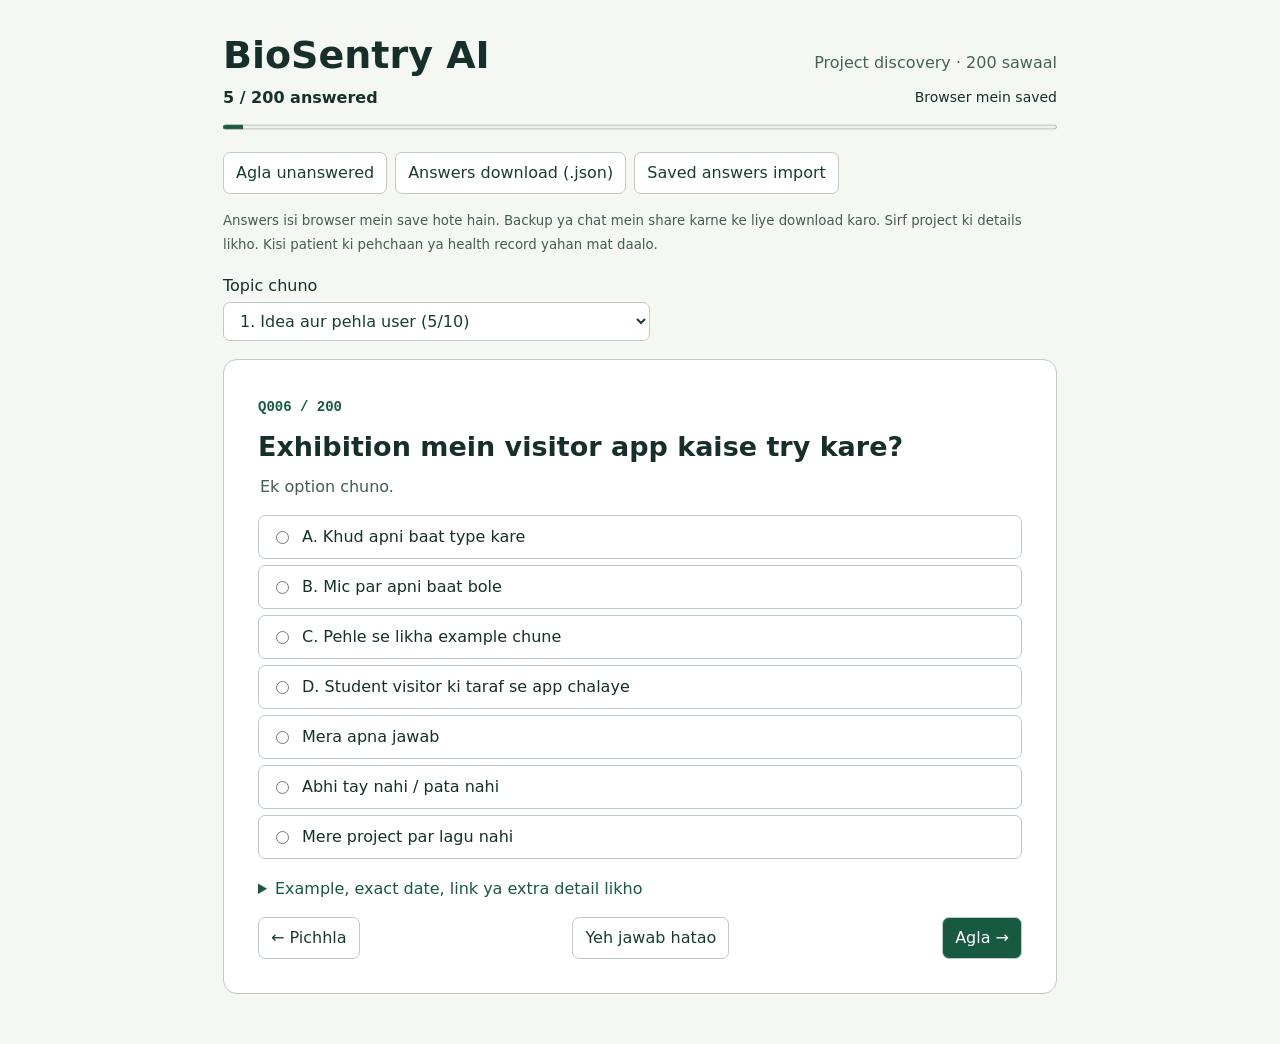
<file: discovery.html>
<!doctype html>
<html lang="hi-Latn"><head><meta charset="utf-8"><meta name="viewport" content="width=device-width,initial-scale=1"><title>BioSentry AI · Project discovery</title><style>
:root{font:16px/1.5 "Segoe UI",system-ui,sans-serif;color:#172f2a;background:#f5f7f2;--green:#175941;--border:#bdcbc2}*{box-sizing:border-box}body{margin:0}main{max-width:870px;margin:auto;padding:26px 18px 50px}header,.bar,nav,.actions{display:flex;align-items:center;justify-content:space-between;gap:12px;flex-wrap:wrap}header{align-items:baseline}h1{font-size:clamp(26px,5vw,38px);line-height:1.15;margin:8px 0}header p{margin:0;color:#486254}progress{width:100%;accent-color:var(--green);height:10px;margin:12px 0 16px}.tools{display:flex;gap:8px;flex-wrap:wrap;margin-bottom:14px}button,select,input,textarea{font:inherit}button,select{padding:8px 12px;border:1px solid var(--border);border-radius:7px;background:white;color:#183d30}button{cursor:pointer}button:disabled{cursor:default;opacity:.5}button:hover:not(:disabled){background:#e1eee5}.primary{background:var(--green);color:white}.primary:hover:not(:disabled){background:#104833}.jump{margin:18px 0}.jump label{display:block;margin-bottom:4px}.jump select{max-width:100%}article{background:#fff;border:1px solid var(--border);border-radius:14px;padding:clamp(16px,4vw,34px)}.num{font:600 14px/1.4 Consolas,monospace;color:var(--green)}h2{line-height:1.25;font-size:clamp(20px,3.5vw,27px);margin:12px 0}fieldset{border:0;padding:0;margin:0}legend,small,.muted{color:#465b51}legend{margin-bottom:10px}.opt{display:flex;align-items:flex-start;gap:10px;border:1px solid var(--border);padding:9px 12px;margin:6px 0;border-radius:7px;cursor:pointer}.opt:has(:checked){background:#eaf5ec;border-color:var(--green)}.opt input{margin-top:.38em;accent-color:var(--green)}.letter{font-weight:650;color:#39634f}textarea{width:100%;min-height:65px;border:1px solid var(--border);border-radius:6px;padding:9px}details{margin:12px 0}summary{cursor:pointer;color:var(--green)}nav{margin-top:16px}#save{font-size:14px}button:focus-visible,select:focus-visible,input:focus-visible,summary:focus-visible,textarea:focus-visible{outline:3px solid #bc7900;outline-offset:2px}@media(max-width:550px){main{padding:16px 10px}button{padding:7px 9px}.tools{gap:5px}}</style></head>
<body><main><header><h1>BioSentry AI</h1><p>Project discovery · 200 sawaal</p></header>
<div class="bar"><strong id="count"></strong><span id="save" role="status"></span></div><progress id="progress" max="200" value="0" aria-label="Answered questions"></progress>
<div class="tools"><button id="nextEmpty">Agla unanswered</button><button id="download">Answers download (.json)</button><button id="restore">Saved answers import</button><input type="file" id="file" accept=".json,application/json" hidden></div>
<small>Answers isi browser mein save hote hain. Backup ya chat mein share karne ke liye download karo. Sirf project ki details likho. Kisi patient ki pehchaan ya health record yahan mat daalo.</small>
<div class="jump"><label for="section">Topic chuno</label><select id="section"></select></div>
<article><span id="number" class="num"></span><h2 id="question" tabindex="-1"></h2><fieldset aria-labelledby="question"><legend id="hint"></legend><div id="choices"></div></fieldset><div id="otherBox" hidden><label for="other">Apna jawab</label><textarea id="other"></textarea></div>
<details id="notes"><summary>Example, exact date, link ya extra detail likho</summary><textarea id="note" aria-label="Extra detail"></textarea></details>
<nav><button id="prev">← Pichhla</button><button id="clear">Yeh jawab hatao</button><button id="next" class="primary">Agla →</button></nav></article></main>
<script>
"use strict";
const topics=[{"title":"Idea aur pehla user","items":[{"q":"BioSentry ko sabse pehle kis purpose ke liye banana chahte ho?","o":["School/science exhibition ya competition","Academic research project","Hospital ya clinic pilot","Startup ya public product","Khud seekhne aur experiment karne ke liye"],"m":false},{"q":"Pehla version khud kaun chalayega?","o":["Main khud demo chalaunga","Student ya teacher","Doctor ya pharmacist","Patient ya caregiver","Researcher"],"m":false},{"q":"Agar pehle version mein sirf ek kaam perfect ho, toh kaunsa?","o":["Lab report ko aasaan bhasha mein samjhana","Ayurvedic product aur medicine ke beech possible interaction dikhana","Report, medicine aur Ayurvedic product ko ek case mein jodna","Ayurveda se jude questions ka source ke saath jawab dena","AI kaise kaam karta hai, ye live demonstrate karna"],"m":false},{"q":"Abhi tumhare paas inmein se kya available hai? Sabse kaam ki ek cheez chuno.","o":["Sirf idea ya written brief","Sample lab reports","Ayurvedic product labels ya medicine lists","Structured dataset ya research collection","Existing prototype ya code"],"m":false},{"q":"Pehli baar tum kis cheez ko dekh kar kahoge ki project successful hai?","o":["Judge ya teacher demo samajh le","Mera diya hua sample end-to-end chale","Clinician output ko verify karke useful kahe","Real users ise dobara use karna chahein","Research results reproduce ho sakein"],"m":false},{"q":"Exhibition mein visitor app kaise try kare?","o":["Khud apni baat type kare","Mic par apni baat bole","Pehle se likha example chune","Student visitor ki taraf se app chalaye"],"m":false},{"q":"Visitor kya lekar jaye?","o":["Source ke saath ek samajhne layak jawab","Ghar par padhne layak reference card","AI kaam kaise karta hai uski samajh","Apne agle sawal ki clarity"],"m":false},{"q":"“Ayurvedic ilaaj aur gharelu nuskhe” se tumhara pehla demo kya dikhaye?","o":["Kisi practice ke baare mein shikshan aur uska source","Sample problem par reviewed self-care information","Ayurved practitioner se poochhne layak sawal","In teeno ka ek guided flow"],"m":false},{"q":"Audience kis age group ki hogi?","o":["School students","Adults","Students aur unke parents","Judges aur teachers"],"m":false},{"q":"Ek line mein project ko kaise introduce karna pasand karoge?","o":["Gharelu paramparaon ki digital library","Ayurveda ko samjhane wala AI saathi","Sawal samajhkar verified material dhoondhne wala assistant","Student-built AI research experiment"],"m":false}]},{"title":"Exhibition aur rules","items":[{"q":"Event ka format kya hai?","o":["School ki internal exhibition","District/state competition","National-level competition","Abhi event final nahi"],"m":false},{"q":"Registration ki kya sthiti hai?","o":["Register ho chuke hain","Form bharna baaki hai","Teacher se approval baaki hai","Sirf idea explore kar raha hoon"],"m":false},{"q":"Official brief ya judging rubric mila hai?","o":["Written circular hai","Teacher ne verbally samjhaya hai","Website par rules hain","Abhi kuch nahi mila"],"m":false},{"q":"Judges kis cheez ko score karte hain?","o":["Originality","Scientific method","Working demonstration","Social usefulness","Student ki khud ki contribution"],"m":true},{"q":"Presentation ke liye kitna time milta hai?","o":["2 minute tak","3–5 minute","6–10 minute","Open stall hai"],"m":false},{"q":"Stall par kaunse resources confirm hain?","o":["Table aur power","Laptop","Projector/display","Wi-Fi","Koi resource confirm nahi"],"m":true},{"q":"Kya organiser ne physical working model manga hai?","o":["Haan, physical part zaroori hai","Software-only allowed hai","Dono ka mix encouraged hai","Rule check karna hai"],"m":false},{"q":"Demo ki sabse important deadline kitni door hai?","o":["7 din ke andar","8–21 din","22–60 din","60 din se zyada","Fixed date nahi"],"m":false},{"q":"Judge apna sawal de to kaunsa mode chahiye?","o":["Reviewed topics mein live answer","Student pehle topic select kare","Live search of approved library dikhaye","Sirf fixed demo cases"],"m":false},{"q":"Submission ke liye kya dena hai?","o":["Project report","Poster/chart","Working app","Video","Logbook ya source code"],"m":true}]},{"title":"Problems aur topic scope","items":[{"q":"Pehli content library mein kis tarah ke topics chahte ho?","o":["Rozmarra ki wellness routines","Kitchen ingredients ki traditional uses","Simple fictional symptom questions","Ayurveda terminology","Practices se judi misconceptions"],"m":true},{"q":"Kitne reviewed topics se pehla demo useful lagega?","o":["3 achhe topics","5–10 topics","11–25 topics","Count se zyada quality"],"m":false},{"q":"Topic shortlist kaun final kare?","o":["Main aur meri team","Teacher","Qualified Ayurveda reviewer","Team aur reviewer milkar"],"m":false},{"q":"Nuskha kis unit mein store karna hai?","o":["Ek ingredient ka reference","Ek traditional practice","Ek question aur uska reviewed answer","Ek source passage aur usse jude kai sawal"],"m":false},{"q":"Ayurveda aur household tradition dono ka zikr ho to kaise dikhayein?","o":["Alag labelled sections","Ek view mein origin label","Pehle Ayurveda phir home tradition","User section select kare"],"m":false},{"q":"Ek problem ke liye kai practices hon to kaunsa display chahiye?","o":["Sabse supported entry pehle","Adhiktam do entries with reasons","Available entries side by side","Pehle ek clarification"],"m":false},{"q":"Agar library mein topic nahi ho to kya useful hoga?","o":["Coverage gap bataye","Related educational topic dikhaye","Question content backlog mein daalne ka option","Reviewer ke liye reference request"],"m":false},{"q":"Pehle demo mein Western medicines ka kya role ho?","o":["Scope se bahar","Sirf mention detect karna","Reviewed caution card dikhana","Alag future module"],"m":false},{"q":"Blood reports ka kya role chahte ho?","o":["Pehle demo mein bilkul nahi","Poster par future idea","Ek optional synthetic example","Core feature"],"m":false},{"q":"Exhibition ke baad sabse pehle kya expand karoge?","o":["Aur reviewed topics","Aur regional languages","Better voice interface","Better evidence checking","Pehle user feedback dekhunga"],"m":false}]},{"title":"Sawal samajhne ka flow","items":[{"q":"Visitor pehle screen par kya kare?","o":["Blank box mein sawal likhe","Example select kare","Topic category chune","Mic dabakar bole"],"m":false},{"q":"Log kaise sawal pooch sakte hain?","o":["Ek line mein takleef","Lambi kahani","Kisi ingredient ka naam","Kisi nuskhe ki sachchai","Spelling galat karke"],"m":true},{"q":"Assistant ne problem sahi samjhi hai ye kaise check ho?","o":["Ek line mein repeat karke confirmation","Do possible meanings dikhaye","Topic chip editable ho","Sirf unclear cases mein pooche"],"m":false},{"q":"Ek baar mein kitne follow-ups acceptable hain?","o":["Ek","Do","Teen tak","Visitor skip kar sake"],"m":false},{"q":"Agar visitor ek message mein do problems bataye?","o":["Ek choose karwaye","Dono ko alag identify kare","Common topic ka clarification le","Example-mode par le jaye"],"m":false},{"q":"Follow-up ko kya decide kare?","o":["Reviewed question tree","AI approved list se chune","Visitor categories select kare","Fixed demo script"],"m":false},{"q":"Agar visitor apna pehla sawal badal de?","o":["Naya sawal fresh shuru ho","Pehle wali understanding edit ho","Dono versions side by side dikhaye","User se pooche context rakhna hai ya nahi"],"m":false},{"q":"User explanation kitni personalised lage?","o":["Sirf language preference ke hisab se","Selected topic aur reading level ke hisab se","Follow-up answers se relevant source chune","Sabko ek hi reviewed card"],"m":false},{"q":"Jab voice/text ka meaning doubtful ho to kya dikhaye?","o":["Suna/likha hua text edit karne de","Possible interpretations","Ek chhota clarification","Typed question ka option"],"m":false},{"q":"Conversation ka natural end kya ho?","o":["Source card khulna","Visitor bataye jawab samajh aaya","Agla educational question","Printable takeaway"],"m":false}]},{"title":"Sources kahan se aayenge","items":[{"q":"Sabse pehle kin sources tak pahunch bana sakte ho?","o":["School ya public library","Government/public health material","Ayurveda college ya practitioner","Family oral traditions","Abhi source dhoondhna hai"],"m":true},{"q":"Pehla written source kaun la sakta hai?","o":["Main","Teacher","Family member","Subject expert","Koi tay nahi"],"m":false},{"q":"Material kis form mein milne ki sabse zyada sambhavna hai?","o":["Printed books","PDF documents","Webpages","Handwritten notes","Audio interviews"],"m":false},{"q":"Content ki kaunsi languages available hone ki ummeed hai?","o":["Hindi","English","Sanskrit","Regional language","Abhi pata nahi"],"m":true},{"q":"Family tradition ko review se pehle kahan rakhen?","o":["Private candidate list","Oral-history section marked unverified","Pehle demo se bahar","Reviewer ke decision tak pending"],"m":false},{"q":"Ek book/reference ko uniquely identify karne ke liye kya mil sakta hai?","o":["Edition aur page numbers","Sirf title aur author","Website aur publication date","Abhi koi reference nahi"],"m":false},{"q":"Source text ko app mein dikhane ki permission kis level tak confirmed hai?","o":["Reuse allowed source available","Sirf link ya citation","Permission maang sakte hain","Abhi kuch confirm nahi"],"m":false},{"q":"Kya openly reusable material ko preference doge?","o":["Haan, demo isi par chale","Open sources se shuruaat, baad mein permission","Institution-provided materials available honge","Source owner se pehle baat karunga"],"m":false},{"q":"Traditional use ki reference aur modern evidence ko kaise present karein?","o":["Alag labels aur citations","Evidence table","Visitor ke level ke hisab se simple explanation","Reviewer format tay kare"],"m":false},{"q":"Agar formal sources aur local practice disagree karein?","o":["Difference explain kare","Entry reviewer tak roke","Sirf documented source dikhaye","Comparison research section mein rakhe"],"m":false}]},{"title":"Dataset banana aur organise karna","items":[{"q":"Dataset ki pehli entry kaun likhega?","o":["Main","Student team","Teacher","Ayurveda reviewer"],"m":false},{"q":"Data entry ka sabse practical tool kya hai?","o":["Spreadsheet","Simple form with dropdowns","Admin screen","Text notes se baad mein import"],"m":false},{"q":"Ek entry par kaunsa ID readable lagega?","o":["Topic-based code","Automatic number","Source aur page code","Backend ID hidden rahe"],"m":false},{"q":"Har entry mein kaunsi detail collect kar paoge?","o":["Original term aur synonyms","Source title/page","Traditional context","Evidence limits","Reviewer status"],"m":true},{"q":"Ek ingredient ke regional naam kaun verify karega?","o":["Language-speaking reviewer","Qualified Ayurveda reviewer","Dono milkar","Abhi reviewer talashna hai"],"m":false},{"q":"Ek jaise nuskhe do books mein milen to kya ho?","o":["Ek entry, dono citations","Alag entries with source context","Reviewer merge decide kare","Duplicate flag lagaye"],"m":false},{"q":"OCR se book padhne par checking kaun kare?","o":["Main har page compare karunga","Team double-check karegi","Reviewer selected passages check karega","Pehle sirf digital text"],"m":false},{"q":"Review complete hone ka status kaise track ho?","o":["Draft/reviewed/published","Reviewer initials aur date","Versioned review log","Simple checklist"],"m":false},{"q":"Source update hone par purane answers ka kya ho?","o":["New version link ho","Affected entries temporarily review mein jayein","Old version bhi visible ho","Curator manually decide kare"],"m":false},{"q":"Dataset ka kitna hissa publicly exhibit karoge?","o":["Sirf demo entries","Source list aur schema","Reusable reviewed collection","Sirf aggregate counts"],"m":false}]},{"title":"AI ko “train” karne ka matlab","items":[{"q":"Tumhare liye “apne data par trained AI” ka sabse important proof kya hai?","o":["Meri library se sahi source dhoondhe","Model ke weights update hue dikhein","Nayi wording ka sawal samjhe","Same topic par generic chatbot se achha jawab de"],"m":false},{"q":"Judges ko AI ki kaunsi capability dikhani hai?","o":["Language understanding","Relevant passage retrieval","Reviewed examples se fine-tuning","Data collection se evaluation tak poora experiment"],"m":false},{"q":"Agar approved library + pretrained model se result achha aaye to?","o":["Use working V1 maano","Saath mein chhota training experiment chahiye","Actual fine-tuning main deliverable hai","Judge ke rules decide karenge"],"m":false},{"q":"Model ka sabse valuable kaam kya ho?","o":["Problem ko topic se map karna","Document se relevant passage nikaalna","Reviewed content ko simple bhasha mein samjhana","Follow-up question select karna"],"m":false},{"q":"AI ko answer likhne ki kitni freedom chahiye?","o":["Approved card verbatim","Approved passages ka simple paraphrase","Sirf intro aur transition likhe","Research comparison mein modes test karein"],"m":false},{"q":"Kya judges ke saamne source retrieval ka process dikhana hai?","o":["Haan, har query par","Ek dedicated demo query par","Student-only technical view","Sirf result screen"],"m":false},{"q":"Tumhare content ko update karne ka preferred method kya hai?","o":["Entry add karte hi reviewed library refresh","Batch release with version","Update ke baad retraining experiment","Teacher-approved release"],"m":false},{"q":"Model chunne mein sabse bhaari criterion kya hai?","o":["Hindi/Roman Hindi samajh","Offline chalna","Sahi source ke saath answer","Training ko explain kar pana","Cost"],"m":false},{"q":"Generic chatbot se comparison kaise karna chahte ho?","o":["Same hidden questions par blind comparison","Side-by-side answers with rubric","Sirf retrieval baseline se compare","Competition mein comparison nahi chahiye"],"m":false},{"q":"Agar training data kam ho to pehli priority kya rahe?","o":["Aur verified entries banana","Har entry ke alag phrasings collect karna","Reviewed library par working demo","Chhota proof-of-concept tuning experiment"],"m":false}]},{"title":"Evidence aur answer quality","items":[{"q":"Har jawab par source kahan dikhna chahiye?","o":["Jawab ke neeche short citation","Tap karke source card","Original passage alongside","Student ke explanation panel mein"],"m":false},{"q":"Evidence label kis level ka ho?","o":["Simple labels: documented/uncertain","Study-type labels","Source aur reviewer dono","Visitor aur judge ke alag views"],"m":false},{"q":"Source page unavailable ho to expected behaviour kya hai?","o":["Claim ko rok de","Sirf bibliographic reference dikhaye","Offline saved permitted extract khole","Entry review mein bheje"],"m":false},{"q":"User puche “ye kaam karta hai?” to kaunsa structure chahiye?","o":["Kya documented hai aur kya uncertain","Study population aur limits","Short summary with source link","Classroom explanation card"],"m":false},{"q":"Source ek ingredient par ho aur question mixture par ho to?","o":["Difference explain karke limited match","Clarification pooche","Entry reviewer ko bheje","Exact match hone tak answer defer"],"m":false},{"q":"Kaunsi mistake demo ke liye sabse serious hai?","o":["Source banana","Dusre ingredient ka jawab","Traditional claim ko proven batana","User ka important context miss karna"],"m":false},{"q":"Citation ka verification kaise karoge?","o":["Reviewer actual page kholkar dekhe","Source ID aur claim manually compare","Two-person check for sensitive entries","Demo se pehle sampled audit"],"m":false},{"q":"Answer ki uncertainty kaise dikhayein?","o":["Simple sentence","Evidence badge with explanation","Missing info ki short list","Dono sides ka short comparison"],"m":false},{"q":"Agar do language versions ka meaning differ kare?","o":["Reviewed source language ko anchor banao","Bilingual reviewer sign-off","Translation hold karo","Parallel versions exhibit karo"],"m":false},{"q":"Visitor ko evidence depth select karni chahiye?","o":["Short aur detailed toggle","Student aur judge view","Ek fixed simple answer","Source kholne par details"],"m":false}]},{"title":"Scope boundaries aur human review","items":[{"q":"Health-related live demo ka primary mode?","o":["Fictional profiles","Pre-reviewed educational questions","Visitor ke general wellness questions","Teacher-led mixed demo"],"m":false},{"q":"Children audience ke liye interface kya kare?","o":["Curated examples only","Teacher-guided input","General education with age-appropriate language","Children direct users nahi honge"],"m":false},{"q":"Agar koi urgent medical problem type kare to preferred presentation?","o":["Clear local-care message aur remedy flow stop","Teacher ko involve karne ka prompt bhi","Pre-reviewed urgent-message card","Live free-text ki jagah fictional prompts"],"m":false},{"q":"Pregnancy ya complex medical history mention ho to?","o":["Professional review ka message","General source info only","Demo question switch karne ka option","Aise topics explicitly out of scope"],"m":false},{"q":"Repeatedly user dose ya medicine badalne ko kahe to response ka format?","o":["Short boundary aur clinician se poochhne ka prompt","Approved educational card par return","Student demonstrator take over","Sensitive prompts sirf test set mein"],"m":false},{"q":"Kis reviewer ko content sign-off ke liye approach kar sakte ho?","o":["Qualified Ayurveda practitioner","Pharmacist ya doctor","Teacher se introduction chahiye","Abhi kisi ko nahi jaanta"],"m":false},{"q":"Reviewer unavailable ho to exhibit kaise chale?","o":["Synthetic mock-ups aur technical flow","Sirf cited general background cards","Review pending labels ke saath authoring demo","Teacher ke saath scope dubara decide"],"m":false},{"q":"Harmful/incorrect answer milne par stall par kya ho?","o":["Answer hide karke issue record","Affected topic disable","Student controlled fallback","Supervisor decide kare"],"m":false},{"q":"Correction approve kaun kare?","o":["Original reviewer","Do independent reviewers","Designated clinical lead","Abhi role assign karna hai"],"m":false},{"q":"Kis type ka feedback human review tak pahunchna chahiye?","o":["Source correction","Wrong interpretation","Unsafe wording","Sabhi flagged reports"],"m":false}]},{"title":"Language aur voice","items":[{"q":"Pehli interface language kya ho?","o":["Roman Hindi","Devanagari Hindi","English","Hindi aur English selectable"],"m":false},{"q":"Answer ki default language kaise choose ho?","o":["User ki input language","Explicit language selector","Fixed Hinglish","Teacher ka preset"],"m":false},{"q":"Kaunse input forms test karne hain?","o":["Roman Hindi","Hindi script","English","Mixed language","Regional language terms"],"m":true},{"q":"Bot ka tone kaisa ho?","o":["Friendly student guide","Calm educator","Formal research assistant","Simple conversational Hindi"],"m":false},{"q":"Technical shabd aaye to kya ho?","o":["Bracket mein aasaan meaning","Tap-to-explain glossary","Short example","Teacher view mein details"],"m":false},{"q":"Voice input kitna important hai?","o":["Demo ka main feature","Helpful feature after text works","Accessibility ke liye","Abhi text sufficient"],"m":false},{"q":"Voice reply kaise chahiye?","o":["Hindi audio","User-selected Hindi/English","Sirf text-to-speech button","Voice reply nahi"],"m":false},{"q":"Local naam samajh na aaye to?","o":["User se region ya alternate name pooche","Possible meanings dikhaye","Original spelling preserve karke reviewer ko bheje","Known terms ki list de"],"m":false},{"q":"Noisy stall mein mic fail ho to?","o":["Text box ready ho","Large topic buttons","Student questions type kare","Offline examples screen"],"m":false},{"q":"Answer padhne ka level kya ho?","o":["Middle-school student","Secondary-school student","General adult","Simple default plus technical detail"],"m":false}]},{"title":"Screen aur visitor experience","items":[{"q":"Pehla demo kis screen par hoga?","o":["Laptop","Phone","Tablet","Projector-connected computer"],"m":false},{"q":"Home screen ka main action kya ho?","o":["Sawal likho","Mic se poochho","Example try karo","Topic library dekho"],"m":false},{"q":"Jawab sabse pehle kis form mein dikhe?","o":["2–3 lines","Ek educational card","Chat bubble","Stepwise explanation"],"m":false},{"q":"Result screen par kaunse controls chahiye?","o":["Source kholo","Meaning samjho","Sawal edit karo","Feedback do","Session reset karo"],"m":true},{"q":"Ek saath kitne answer cards visitor ko dikhane chahiye?","o":["Ek","Do","Teen","Visitor expand kare"],"m":false},{"q":"App ka visual look kaisa ho?","o":["Simple science exhibit","Modern health educator","Traditional botanical theme","School branding ke saath"],"m":false},{"q":"Illustrations ka main kaam kya ho?","o":["Ingredient pehchan ka educational aid","Flow ko samjhana","Poster aur branding","Text-first design pasand hai"],"m":false},{"q":"Badi audience ko projector par kya dikhana hai?","o":["Visitor interface","Sirf synthetic demo screen","Data-to-answer diagram","Judge view with citations"],"m":false},{"q":"Accessibility ki pehli priority kya hai?","o":["Bada font aur contrast","Keyboard-only use","Audio playback","Simple Hindi"],"m":false},{"q":"Ek visitor ke baad doosra aaye to kya ho?","o":["One-tap reset","Automatic fresh session","Student reset kare","New visitor button aur demo tour"],"m":false}]},{"title":"Hardware aur connectivity","items":[{"q":"Development ke liye sabse reliable machine kya hai?","o":["Windows laptop/PC","Linux machine","Mac","Phone/tablet only","School lab machine"],"m":false},{"q":"Available RAM kitni hai?","o":["8 GB ya kam","12–16 GB","24–32 GB","32 GB se zyada"],"m":false},{"q":"Dedicated NVIDIA GPU ka access kahan hai?","o":["Apna PC","School/college lab","Hosted notebook only","Access abhi nahi"],"m":false},{"q":"Exhibition ke din machine kaun provide karega?","o":["Main apni launga","School","Organiser","Arrange karna baaki hai"],"m":false},{"q":"Internet ki realistic situation kya hai?","o":["Reliable Wi-Fi","Phone hotspot","Intermittent","Bilkul offline assume karo"],"m":false},{"q":"Agar internet bandh ho jaye to minimum kya chalna chahiye?","o":["Poora live inference","Reviewed topic lookup","Preloaded demo walkthrough","Poster aur video backup"],"m":false},{"q":"Cloud processing kin inputs ke liye acceptable hai?","o":["Sirf synthetic prompts","Public knowledge-base content","Institution-approved material only","Pura demo local chahiye"],"m":false},{"q":"Demo device par software install permission hai?","o":["Admin access hai","Teacher/IT install karega","Browser-only allowed","Abhi confirm nahi"],"m":false},{"q":"Kitne visitors ek saath app use karenge?","o":["Ek stall screen","2–3 devices","4–10 devices","QR se open public access"],"m":false},{"q":"Answer kitni der mein aaye to demo smooth lage?","o":["3 seconds ke andar","3–8 seconds","8–15 seconds","Live progress dikhe to longer acceptable"],"m":false}]},{"title":"Ownership, skills aur resources","items":[{"q":"Core team kitni badi hai?","o":["Main akela","2 students","3–4 students","Teacher-led larger team"],"m":false},{"q":"Coding mein tumhara comfort level kya hai?","o":["Bilkul beginner","Basic scripts","Web app bana leta hoon","ML training ka experience hai"],"m":false},{"q":"Team mein kaunsa skill available hai?","o":["Python","Web frontend","Data collection","Hindi writing/translation","Presentation"],"m":true},{"q":"Content organise karne ke liye kaun time dega?","o":["Main","Ek teammate","Teacher","Abhi koi assigned nahi"],"m":false},{"q":"Scientific explanation judges ko kaun dega?","o":["Main","Team member","Team milkar","Teacher mentor ke saath"],"m":false},{"q":"Clinical reviewer tak sabse realistic route kya hai?","o":["Personal contact","School introduction","Local college/clinic","Public outreach karni padegi"],"m":false},{"q":"Project ke liye confirmed total spending range kya hai?","o":["₹0","₹1–1,000","₹1,001–5,000","₹5,000 se zyada","Amount decide nahi"],"m":false},{"q":"Agar sirf ek cheez par kharch kar sako to?","o":["Content review","Compute ya hosting","Exhibition display","Data digitisation","Koi kharch nahi"],"m":false},{"q":"Maintenance kaun sambhalega?","o":["Main","Student team","Teacher/school","Sirf exhibition tak maintain hoga"],"m":false},{"q":"Kis decision ki final approval kis ke paas hai?","o":["Mere paas","Student team ke vote se","Teacher/mentor","School ya organiser"],"m":false}]},{"title":"Privacy aur feedback data","items":[{"q":"Visitor ke sawal ka default retention kya ho?","o":["Session close par delete","Sirf anonymous topic count","Opt-in feedback ke saath save","Sirf synthetic questions store"],"m":false},{"q":"Stall par real names lena chahte ho?","o":["Bilkul nahi","Optional feedback nickname","School-managed consent flow","Visitor login hi nahi hoga"],"m":false},{"q":"Visitor ke liye age info ki kya zarurat hai?","o":["Koi collection nahi","Sirf broad audience group","Teacher-selected mode","Sirf fictional profile mein"],"m":false},{"q":"Voice input ka audio kaise handle ho?","o":["Transcription ke baad discard","Local live-only processing","Recordings disabled in exhibition","Voice feature use nahi karna"],"m":false},{"q":"Feedback ka minimum useful signal kya hai?","o":["Helpful / unclear","Answer samajh aaya?","Source useful tha?","Dobara use karoge?"],"m":false},{"q":"Kya anonymous analytics acceptable hain?","o":["Sirf aggregate counts","Topic aur success counts","Opt-in usage metrics","Koi analytics nahi"],"m":false},{"q":"Kya ek visitor pichhle visitor ka sawal dekh sake?","o":["Kabhi nahi","Sirf approved public examples","Sirf teacher-controlled showcase","Independent devices use honge"],"m":false},{"q":"Content editor ko kaun access de?","o":["Teacher-approved login","Student admin","Local machine access only","Separate authoring tool"],"m":false},{"q":"Answer share karne ka preferred tareeka kya hai?","o":["Public source link","Generic topic QR","Reviewer-approved takeaway card","Sharing disabled"],"m":false},{"q":"Visitor data ke bina repeat interest kaise assess karoge?","o":["Anonymous exit survey","Optional second session count in study","Moderated user interview","Teacher-observed return visits"],"m":false}]},{"title":"Testing aur proof","items":[{"q":"Test questions kaun likh sakta hai?","o":["Main","Classmates","Teacher","Qualified reviewer","Independent visitors"],"m":true},{"q":"Pehli evaluation mein kitne original questions realistically bana sakte ho?","o":["10 tak","11–30","31–100","100 se zyada"],"m":false},{"q":"Test set model/content author se kaise alag rakhen?","o":["Teacher hidden list rakhe","Independent student group likhe","Reviewer holdout banaye","Exhibition ke novel prompts evaluate karein"],"m":false},{"q":"Answer quality ka sabse important score kya ho?","o":["Source se match","Problem ko sahi samajhna","Clarity","Unsafe ya unsupported claim se bachna"],"m":false},{"q":"Training examples repeat hone ka test kaise karein?","o":["Nayi wording use karein","Unseen topics include karein","Same intent in another script","Sab teen tests"],"m":false},{"q":"Model ne sahi source nikala ye kaise check hoga?","o":["Gold source ID match","Reviewer passage padhe","Visitor source identify kare","Small manually checked sample"],"m":false},{"q":"Kaunse difficult inputs test karne chahiye?","o":["Typos","Mixed Hindi/English","Unclear ingredient","Unsupported health claim","Completely unrelated question"],"m":true},{"q":"Agar do reviewers disagree karein?","o":["Third reviewer","Consensus discussion","Disagreement publish karo","Entry ko pending rakho"],"m":false},{"q":"Usability test mein visitor ko kya task dena chahoge?","o":["Ek answer aur source dhoondhna","Question rephrase karke try karna","Library gap samajhna","Bina help ke poora demo chalana"],"m":false},{"q":"Exhibition ke baad success ka kaunsa evidence sabse valuable hai?","o":["Dobara use karne ki ichchha","Observed repeat use","Teacher/reviewer assessment","Test-set improvement"],"m":false}]},{"title":"Demo story aur judging","items":[{"q":"Opening kaise karna chahte ho?","o":["Ek fictional visitor question","Problem statement","Live ingredient/source card","AI pipeline ka visual"],"m":false},{"q":"Pehla showcase example kaun choose karega?","o":["Main","Teacher","Reviewer","Visitors se poll"],"m":false},{"q":"Presentation mein apna original contribution kya highlight karoge?","o":["Khud banaya dataset","Hindi question understanding","Evidence aur safety checks","End-to-end student engineering"],"m":false},{"q":"Physical chart par kya dikhna chahiye?","o":["Question se source tak flow","Library ka sample page","Comparison test results","User problem aur solution"],"m":false},{"q":"Agar judge pooche “ye Google search se alag kaise hai?” to kaunsa proof dikhana hai?","o":["Reviewed library se exact passage","Hindi rephrasing ko same intent se match","Consistency test","Source limitation ka worked example"],"m":false},{"q":"Agar judge pooche “model ko kya sikhaya?” to kya evidence chahiye?","o":["Data-to-answer walkthrough","Actual training logs agar tuning hui","Before/after blind test","In sab ka concise exhibit"],"m":false},{"q":"Live demo ka strongest ending kya ho?","o":["Visitor khud naya sawal pooche","Judge source verify kare","Out-of-scope sawal par sensible response","Working prototype ka QR"],"m":false},{"q":"Failure backup kya ready rakhna chahte ho?","o":["Recorded walkthrough","Local offline library","Poster with screenshots","Second demo device"],"m":false},{"q":"Presentation ki bhasha kya hogi?","o":["Hindi","English","Hinglish","Audience ke hisab se switch"],"m":false},{"q":"Judges ko takeaway kya dena chahoge?","o":["One-page project sheet","QR to public demo","Scientific method summary","Koi handout nahi"],"m":false}]},{"title":"Deliverables aur handover","items":[{"q":"Final submission mein tum khud kya chahte ho?","o":["Working prototype","Source code","Dataset template","Project report","Presentation slides"],"m":true},{"q":"Documentation ka main reader kaun hai?","o":["Judge","Teacher","Next student developer","General visitor"],"m":false},{"q":"Project report ki expected depth kya hai?","o":["Short exhibition synopsis","School format with objectives and results","Detailed technical report","Organiser template follow karna hai"],"m":false},{"q":"Architecture ko kitni detail mein samajhna chahte ho?","o":["Simple diagram","Har component ka role","Code walkthrough","Training maths tak"],"m":false},{"q":"Dataset share kaise karna chahoge?","o":["Blank template","Permitted demo subset","Full reusable dataset with licenses","Private team access"],"m":false},{"q":"Code ownership/distribution ka plan kya hai?","o":["Private project","School-only repo","Public open-source repo","Decision baad mein"],"m":false},{"q":"App deliver kis form mein chahiye?","o":["Offline laptop package","Local browser app","Public hosted link","School server installation"],"m":false},{"q":"Demo reset/reinstall ka proof kya ho?","o":["Fresh machine par setup test","One-command start","Offline installation rehearsal","Teacher bina help khol sake"],"m":false},{"q":"Presentation rehearsal ka feedback kisse lena hai?","o":["Classmates","Teacher","Family/general users","Technical reviewer"],"m":false},{"q":"Handover ke baad kis cheez ki sabse zyada zarurat hogi?","o":["Naya topic add karna","Model rerun karna","App deploy karna","Feedback analyse karna"],"m":false}]},{"title":"Adoption aur repeat use","items":[{"q":"Exhibition ke baad pehle regular users kaun ho sakte hain?","o":["Students","Parents/general adults","Teachers","Ayurveda learners","Abhi exploration hai"],"m":false},{"q":"Kis wajah se koi dobara aayega?","o":["Naya educational question","Verified ingredient library","Hindi mein clear explanation","School assignments"],"m":false},{"q":"Repeat use ka target kis period mein dekhna meaningful hai?","o":["Same event mein","Event ke baad ek hafte mein","Ek mahine mein","Abhi target fix nahi"],"m":false},{"q":"Kya user bookmark/favourite feature valuable hoga?","o":["Local device only","Public topic bookmark","Optional account later","Abhi zaroorat nahi"],"m":false},{"q":"Naya reviewed content kitni baar add kar paoge?","o":["Event se pehle ek release","Kabhi-kabhi reviewer available ho tab","Regular school club activity","Abhi idea nahi"],"m":false},{"q":"Topic requests kahan se aayengi?","o":["Anonymous in-app suggestion","Teacher notebook","Interviews","Exhibition Q&A"],"m":false},{"q":"Agar app ka repeat use kam ho to pehle kya samajhna chahoge?","o":["Answers relevant the?","Language easy thi?","Users ko trust hua?","Returning ki real need thi?"],"m":false},{"q":"User trust ke liye sabse important kya lagega?","o":["Source passage","Reviewer identity/qualification with permission","Uncertainty clearly batana","Consistent clear answers"],"m":false},{"q":"Post-exhibition public access kya ho?","o":["Demo band karke feedback analyse","Synthetic example mode online","Reviewed public library available","Institutional approval ke baad decide"],"m":false},{"q":"Kaunsa user outcome tum measure karna chahoge?","o":["Source samajhkar answer explain kar paya","Nayi query successfully pooch paya","Uncertainty pehchan paya","Educational value ko rate kiya"],"m":false}]},{"title":"Trade-offs aur priorities","items":[{"q":"Ek feature hi bache to kya rakhen?","o":["Sahi cited answer","Voice conversation","Hindi understanding","Training demonstration"],"m":false},{"q":"Ek cheez sabse pehle postpone kar sakte ho?","o":["Blood report module","Voice output","Custom model training","Public website","Physical component"],"m":false},{"q":"Demo fast ho ya zyada verified detail de to priority?","o":["Verified concise answer","Speed with later detail view","User-selectable depth","Judge flow mein detail"],"m":false},{"q":"Agar voice aur Hindi text mein sirf ek achha chal sake to?","o":["Hindi text","Hindi voice","Roman Hindi text","Preloaded multilingual examples"],"m":false},{"q":"Agar offline model weaker ho aur online stronger ho to priority?","o":["Fully offline reliable demo","Online synthetic demo with fallback","Local library primary","Venue test ke baad decide"],"m":false},{"q":"Agar budget review aur GPU mein baantna mushkil ho to pehle kya fund karein?","o":["Content review","Short GPU experiment","School resources arrange karna","Project scope chhota karna"],"m":false},{"q":"Ek original dataset ya flashy interface mein focus kya ho?","o":["Original reviewed dataset","Simple app with clear user flow","Presentation-quality design","Judge rubric ke hisab se"],"m":false},{"q":"Kaunsi baat project ko unacceptable bana degi?","o":["Bina source health claims","Internet ke bina stall fail","Student apna AI explain na kar sake","Users dobara use na karein"],"m":false},{"q":"Kaunsa assumption tum sabse pehle test karna chahoge?","o":["Users aisa tool chahte hain","Reliable data jama ho sakta hai","Hindi understanding kaam karti hai","Model target device par chalta hai"],"m":false},{"q":"Pehle prototype ka maximum acceptable scope kya hai?","o":["3 topics, strong source trace","10 topics, text chat","Small trained model demo","Full guided visitor experience"],"m":false}]},{"title":"Final decisions aur tumhari apni baat","items":[{"q":"Project ka naam kitna final hai?","o":["BioSentry AI final","Working title hai","Hindi naam chahiye","Team se decide hoga"],"m":false},{"q":"Tagline kis idea ko reflect kare?","o":["Ayurveda education","Reviewed home-tradition knowledge","Hindi AI assistant","Student science + evidence"],"m":false},{"q":"Kaunsa material baad mein share kar sakte ho? Sirf type batao.","o":["Event circular","Judging rubric","Redacted sample source page","Device specs","Design sketch"],"m":true},{"q":"Official rules mein kis cheez ki confirmation sabse pehle chahiye?","o":["AI/API allowed hai?","Physical exhibit required hai?","Health topic restrictions?","Individual/team eligibility?"],"m":false},{"q":"Data collection mein sabse bada blocker kya hai?","o":["Trusted sources","Permissions","Reviewer","Time","Digitisation"],"m":false},{"q":"Implementation mein sabse bada blocker kya lagta hai?","o":["Coding skill","Hardware","Model selection","Dataset preparation","Event logistics"],"m":false},{"q":"Team se kaunsi cheez par abhi disagreement hai?","o":["Project ka purpose","Features","Training approach","Audience","Filhaal koi disagreement nahi"],"m":false},{"q":"Agar meri proposed architecture tumhari soch se alag ho to pehle kya compare karein?","o":["Tumhara original sketch","Ek real example conversation","Judging requirements","Ek working miniature demo"],"m":false},{"q":"Answers ke basis par agla output kya chahiye?","o":["Final product specification","Dataset collection template","Updated step-by-step build plan","Seedha runnable prototype","Exhibition pitch"],"m":false},{"q":"Kaunsi important baat kisi option mein nahi aayi?","o":["Mera ideal example conversation","Mera unique feature idea","Ek hard constraint","Meri judging ya school requirement","Filhaal kuch add nahi karna"],"m":false}]}];
const questions=topics.flatMap((group,section)=>group.items.map(item=>({...item,section})));
const $=id=>document.getElementById(id), key="biosentry-discovery-v1", schema="biosentry-discovery-v1";
const seed={Q001:{v:[0]},Q002:{v:[1]},Q003:{v:["other"],other:"wo user ko ayurvedic illaj aur gharelu nushkhe batayega user ke problem ko samjh ke, aur ayurvedic aur gharelu nushkhe ke data ko hum apne ai me feed karenge aur train karenge"},Q004:{v:[0]},Q005:{v:[3]}};
let answers=structuredClone(seed), cursor=5;
const id=i=>"Q"+String(i+1).padStart(3,"0");
function clean(data){const out={}; for(let i=0;i<questions.length;i++){const a=data?.[id(i)];if(!a||!Array.isArray(a.v))continue;let v=[...new Set(a.v.filter(x=>x==="other"||x==="unsure"||x==="na"||(Number.isInteger(x)&&x>=0&&x<questions[i].o.length)))];if(!questions[i].m||v.includes("unsure")||v.includes("na"))v=v.slice(0,1);out[id(i)]={v,other:typeof a.other==="string"?a.other:"",note:typeof a.note==="string"?a.note:""};}return out;}
function done(i){const a=answers[id(i)];return Boolean(a?.v?.some(x=>x!=="other"||a.other?.trim()));}
try{const old=JSON.parse(localStorage.getItem(key));if(old?.schema===schema){answers=clean(old.answers);if(Number.isInteger(old.cursor))cursor=Math.max(0,Math.min(199,old.cursor));}}catch{}
function write(){try{localStorage.setItem(key,JSON.stringify({schema,cursor,answers}));$("save").textContent="Browser mein saved";}catch{$("save").textContent="Local save unavailable · backup download karo";}}
function status(){const n=questions.filter((_,i)=>done(i)).length;$("count").textContent=n+" / 200 answered";$("progress").value=n;for(let s=0;s<topics.length;s++){$("section").options[s].text=String(s+1)+". "+topics[s].title+" ("+topics[s].items.filter((_,j)=>done(s*10+j)).length+"/10)";}}
function current(){return answers[id(cursor)]??={v:[],other:"",note:""};}
function show(focus=false){const q=questions[cursor],a=current();$("section").value=q.section;$("number").textContent=id(cursor)+" / 200";$("question").textContent=q.q;$("hint").textContent=q.m?"Ek ya zyada options chuno.":"Ek option chuno.";$("choices").replaceChildren();
const choices=[...q.o.map((t,i)=>[i,t]),["other","Mera apna jawab"],["unsure","Abhi tay nahi / pata nahi"],["na","Mere project par lagu nahi"]];
for(const [idx,t] of choices){const label=document.createElement("label");label.className="opt";const input=document.createElement("input");input.type=q.m?"checkbox":"radio";input.name="choice";input.checked=a.v.includes(idx);const l=document.createElement("span");l.textContent=(typeof idx==="number"?String.fromCharCode(65+idx)+". ":"")+t;label.append(input,l);$("choices").append(label);input.onchange=()=>{if(!q.m||idx==="na"||idx==="unsure")a.v=input.checked?[idx]:[];else{a.v=a.v.filter(x=>x!=="unsure"&&x!=="na"&&x!==idx);if(input.checked)a.v.push(idx);}write();show();if(idx==="other"&&input.checked)$("other").focus();};}
$("otherBox").hidden=!a.v.includes("other");$("other").value=a.other||"";$("note").value=a.note||"";$("notes").open=!!a.note;$("prev").disabled=cursor===0;$("next").textContent=cursor===199?"Answers download ↓":"Agla →";status();if(focus)$("question").focus();}
function go(i){cursor=i;write();show(true);}
topics.forEach((_,i)=>$("section").add(new Option("",i)));$("section").onchange=()=>go(Number($("section").value)*10);
$("prev").onclick=()=>go(Math.max(0,cursor-1));$("next").onclick=()=>cursor===199?download():go(cursor+1);
$("nextEmpty").onclick=()=>{for(let j=1;j<=200;j++){const i=(cursor+j)%200;if(!done(i)){go(i);return;}}$("save").textContent="Saare 200 jawab complete hain";};
$("other").oninput=()=>{current().other=$("other").value;write();status();};$("note").oninput=()=>{current().note=$("note").value;write();};$("clear").onclick=()=>{delete answers[id(cursor)];write();show();};
function download(){const records=questions.flatMap((q,i)=>{const a=answers[id(i)];if(!a||(!a.v.length&&!a.note?.trim()&&!a.other?.trim()))return [];return [{id:id(i),topic:topics[q.section].title,question:q.q,selected:a.v.map(x=>x==="other"?a.other||"":x==="unsure"?"Abhi tay nahi":x==="na"?"Lagu nahi":q.o[x]),detail:a.note||""}];});const blob=new Blob([JSON.stringify({schema,cursor,answers,records},null,2)],{type:"application/json"});const url=URL.createObjectURL(blob),link=document.createElement("a");link.href=url;link.download="BioSentry-project-answers.json";link.click();setTimeout(()=>URL.revokeObjectURL(url),4000);}
$("download").onclick=download;$("restore").onclick=()=>$("file").click();$("file").onchange=async()=>{try{const file=$("file").files[0];if(!file)return;const d=JSON.parse(await file.text());if(d.schema!==schema||!d.answers||Array.isArray(d.answers)||typeof d.answers!=="object")throw Error();if(!confirm("Is browser ke answers ko imported backup se replace karein?"))return;answers=clean(d.answers);const first=questions.findIndex((_,i)=>!done(i));go(first<0?0:first);}catch{$("save").textContent="Import nahi hua. BioSentry answers JSON chuno.";}finally{$("file").value="";}};
show();write();
</script></body></html>
</file>
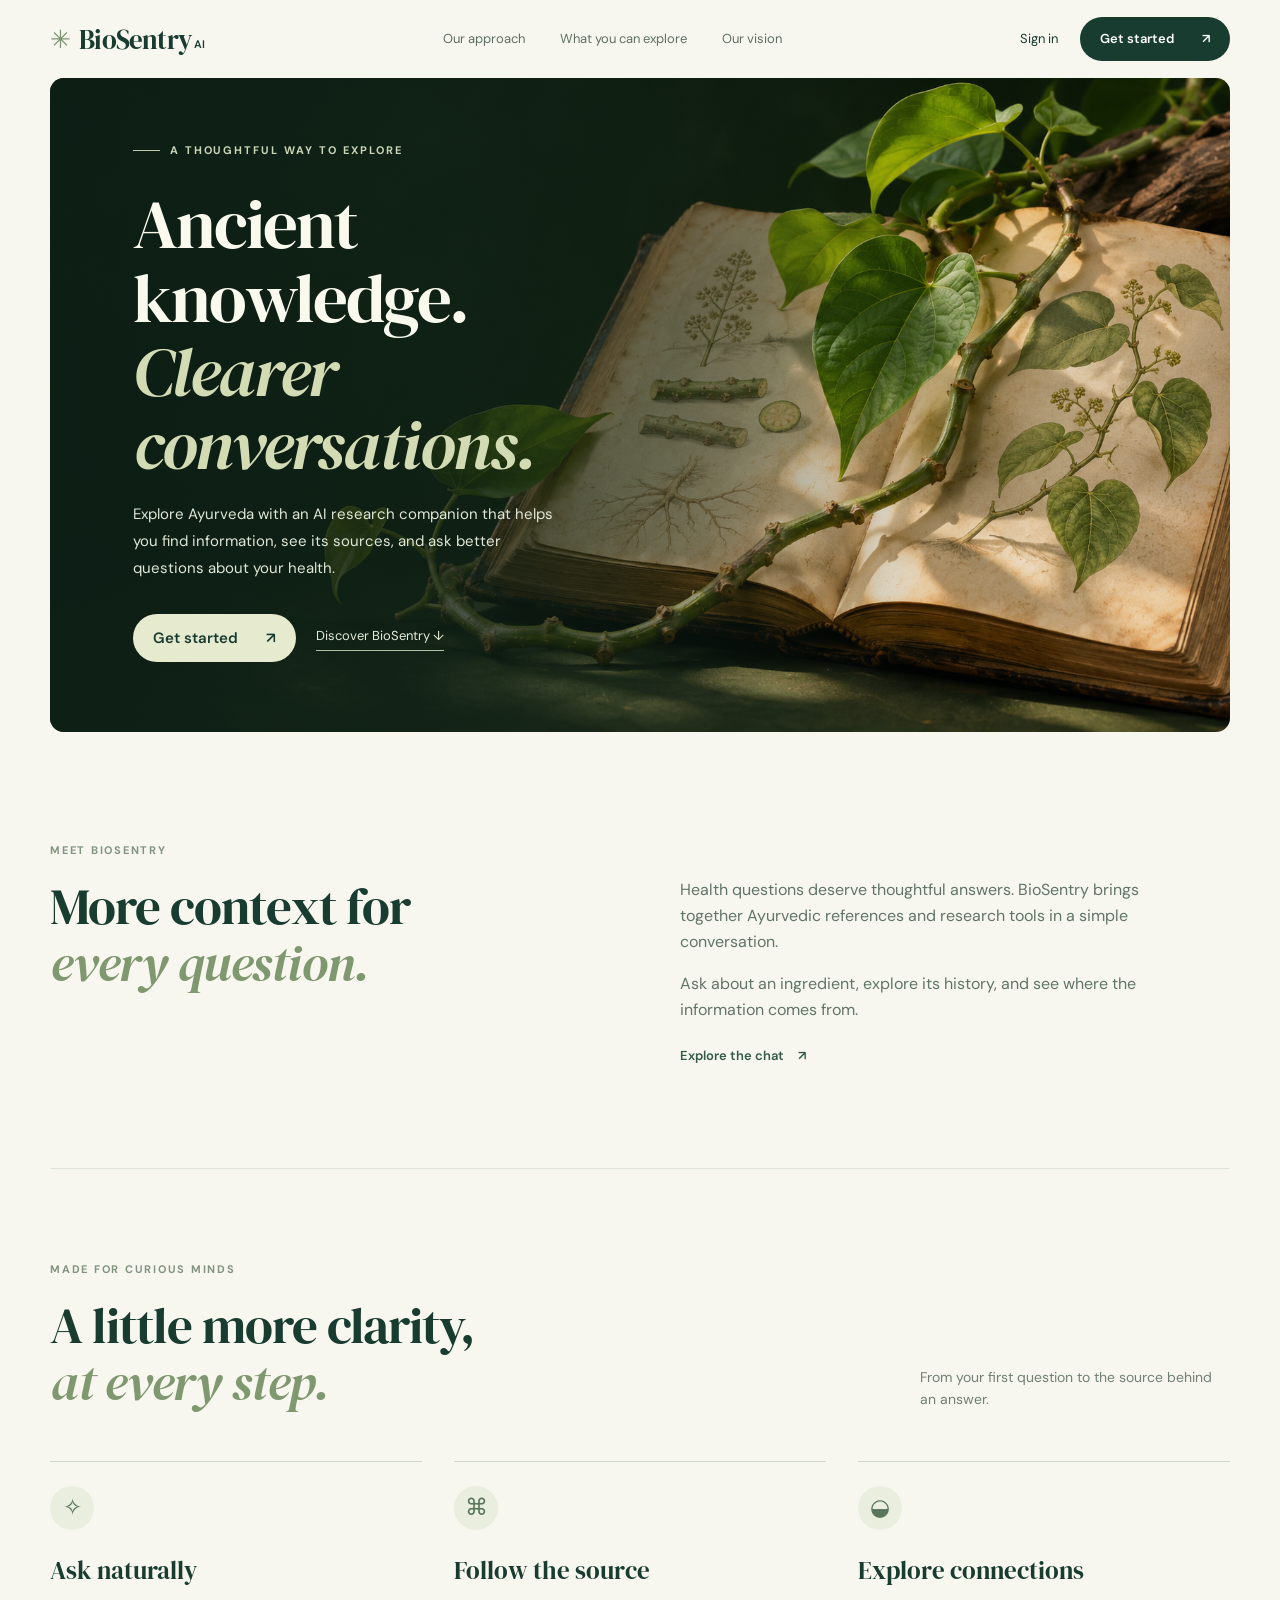
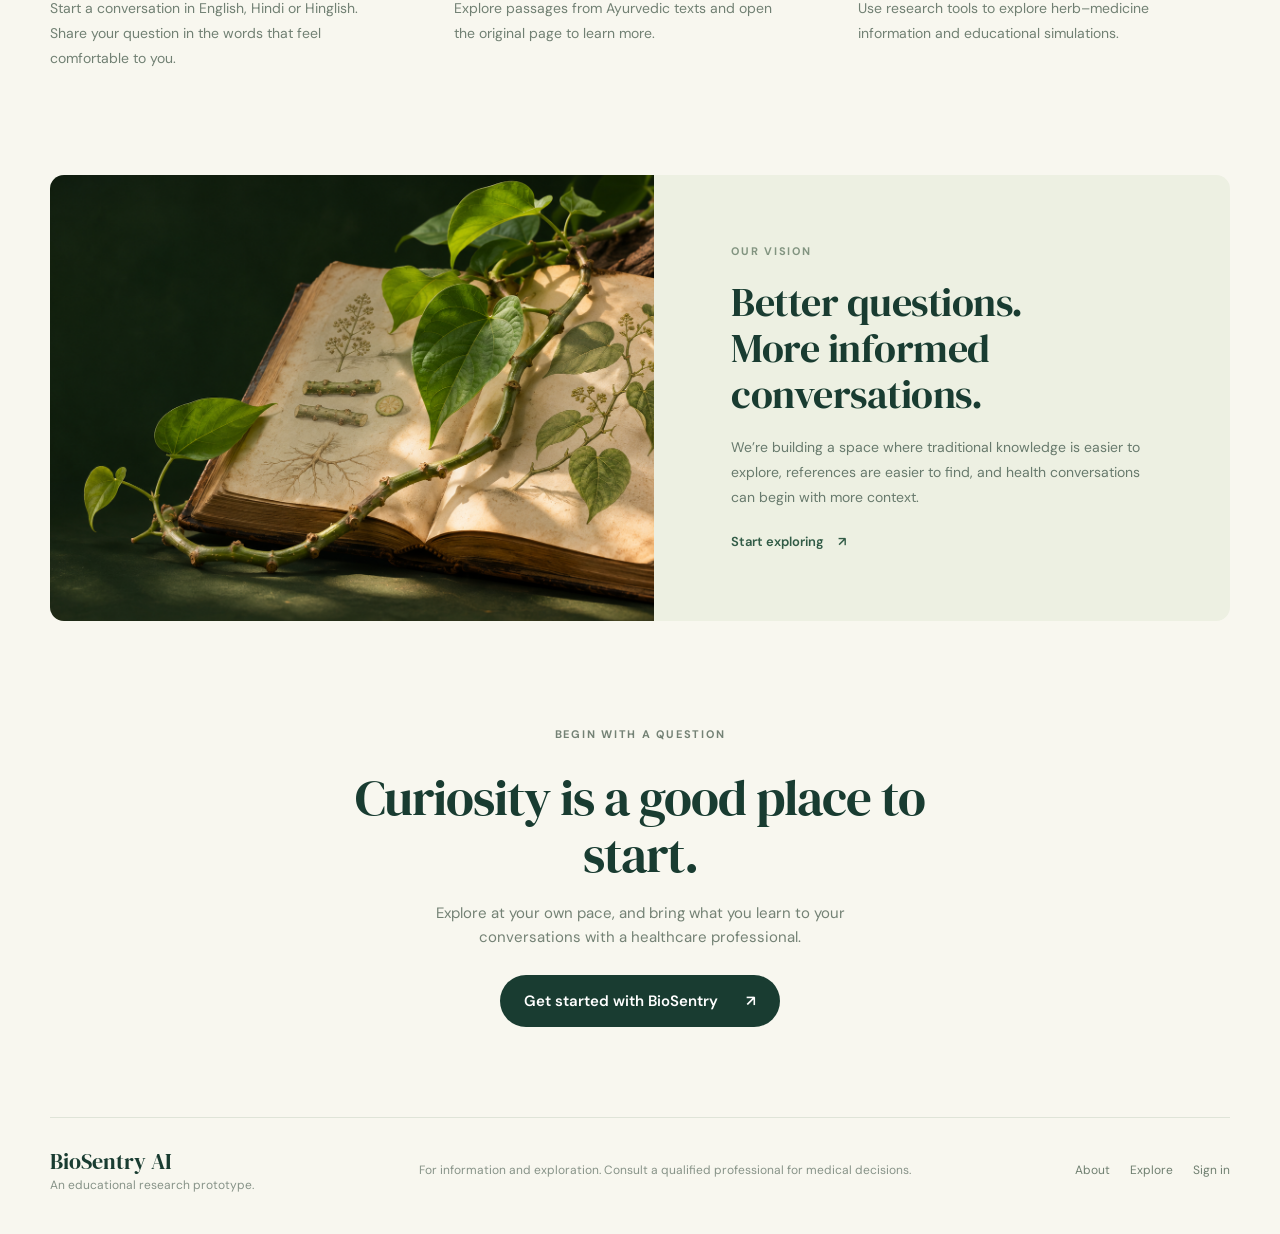
<file: landing.html>
<!doctype html>
<html lang="en">
<head>
  <meta charset="utf-8">
  <meta name="viewport" content="width=device-width,initial-scale=1">
  <meta name="theme-color" content="#173b30">
  <title>BioSentry AI — A clearer way to explore Ayurveda</title>
  <meta name="description" content="Explore Ayurveda, find the original sources and bring better questions to your conversations about health.">
  <link rel="preconnect" href="https://fonts.googleapis.com">
  <link rel="preconnect" href="https://fonts.gstatic.com" crossorigin>
  <link href="https://fonts.googleapis.com/css2?family=DM+Sans:wght@400;500;600;700&family=DM+Serif+Display:ital@0;1&display=swap" rel="stylesheet">
  <style>
    :root{--ink:#193c31;--cream:#f8f7ef;--pale:#e8ebd7;--muted:#718070;--serif:"DM Serif Display",Georgia,serif}
    *{box-sizing:border-box}html{scroll-behavior:smooth}body{margin:0;background:var(--cream);color:var(--ink);font:15px/1.6 "DM Sans",Arial,sans-serif}a{color:inherit;text-decoration:none}button{font:inherit}a:focus-visible,button:focus-visible{outline:3px solid #c4a85c;outline-offset:4px}
    .wrap{width:min(1280px,calc(100% - 100px));margin:auto}
    .site-header{height:78px;display:flex;align-items:center;justify-content:space-between;gap:20px}
    .brand{display:flex;align-items:center;gap:9px;font:27px/1 var(--serif);letter-spacing:-.8px}.brand-mark{font:25px Georgia;color:#78936e}.brand small{font:600 11px "DM Sans",sans-serif;letter-spacing:.04em;margin-left:-6px;align-self:flex-end;padding-bottom:3px}
    nav{display:flex;align-items:center;gap:35px;font-size:13px;color:#5e7062}nav a:hover{color:var(--ink)}.nav-actions{display:flex;align-items:center;gap:22px;font-size:13px}.pill{display:inline-flex;align-items:center;justify-content:center;gap:28px;background:var(--ink);color:#fff;padding:12px 20px;border-radius:100px;font-weight:600;transition:transform .2s,background .2s}.pill:hover{background:#2b5744;transform:translateY(-2px)}
    .hero{min-height:570px;border-radius:14px;position:relative;overflow:hidden;background:#142c1b url('/landing-hero.png') center/cover no-repeat;color:#faf9ed;display:flex;align-items:center}
    .hero:before{content:"";position:absolute;inset:0;background:linear-gradient(90deg,rgba(12,31,22,.88) 0%,rgba(15,33,23,.73) 36%,rgba(15,33,23,.08) 75%)}
    .hero-content{position:relative;width:min(650px,68%);padding:64px 0 70px 7%}.eyebrow{font-size:11px;letter-spacing:.18em;text-transform:uppercase;font-weight:700;color:#cbd5b7;display:flex;align-items:center;gap:10px}.eyebrow:before{content:"";width:27px;height:1px;background:#bbc9a9}
    h1{font:clamp(48px,5.4vw,77px)/1.07 var(--serif);letter-spacing:-2px;margin:27px 0 19px;font-weight:400}h1 em{font-weight:400;color:#d3dbb4}.hero-copy{max-width:435px;color:#e0e7d7;font-size:15px;line-height:1.8}.hero-actions{display:flex;gap:20px;align-items:center;margin-top:32px}.hero .pill{background:#e6ebd0;color:#193c31}.hero .pill:hover{background:#f3f5e7}.text-link{font-size:13px;color:#e5ebda;border-bottom:1px solid #aebfa6;padding-bottom:3px}
    .intro{display:grid;grid-template-columns:1fr 1fr;gap:80px;padding:110px 0 100px}.section-tag{font-size:11px;letter-spacing:.16em;font-weight:700;text-transform:uppercase;color:#829480;margin:0 0 18px}.intro h2,.section-heading h2,.closing h2{font:clamp(34px,4vw,51px)/1.12 var(--serif);letter-spacing:-1px;font-weight:400;margin:0}.intro h2 em,.section-heading h2 em{font-weight:400;color:#809870}.intro-copy{font-size:16px;color:#617468;max-width:480px;padding-top:35px}.intro-copy p{margin:0 0 17px}.fine-link{display:inline-flex;gap:14px;align-items:center;margin-top:7px;font-weight:600;color:#315b46;font-size:13px}
    .features{border-top:1px solid #dfe4d8;padding:92px 0 104px}.section-heading{display:flex;justify-content:space-between;align-items:end;gap:40px;margin-bottom:50px}.section-heading p:last-child{max-width:310px;color:#718073;font-size:14px;margin:0}.features-grid{display:grid;grid-template-columns:repeat(3,1fr);gap:32px}.feature{border-top:1px solid #cdd9c8;padding:24px 8px 0 0}.feature-symbol{display:inline-flex;align-items:center;justify-content:center;width:44px;height:44px;background:#e9eedf;border-radius:50%;font:23px Georgia;color:#5a765b;margin-bottom:23px}.feature h3{font:25px var(--serif);font-weight:400;margin:0 0 9px}.feature p{color:#718073;font-size:14px;line-height:1.8;max-width:330px;margin:0}
    .vision{background:#edf0e2;border-radius:14px;display:grid;grid-template-columns:1.05fr 1fr;overflow:hidden}.vision-image{min-height:390px;background:url('/landing-hero.png') 80% center/cover no-repeat}.vision-content{padding:68px clamp(35px,6vw,85px)}.vision h2{font:40px/1.15 var(--serif);font-weight:400;letter-spacing:-.5px;margin:0 0 18px}.vision p:not(.section-tag){color:#687a6d;font-size:14px;line-height:1.8}.closing{padding:105px 0 90px;text-align:center}.closing h2{max-width:680px;margin:0 auto 18px}.closing p{color:#748275;margin:0 auto 26px;max-width:440px}.closing .pill{padding:14px 24px}.footer{border-top:1px solid #dfe4d8;padding:28px 0 38px;display:flex;justify-content:space-between;gap:25px;align-items:center}.footer-brand{font:22px var(--serif)}.footer p{font-size:12px;color:#879388;margin:0}.footer-links{display:flex;gap:20px;font-size:12px;color:#6f7f70}
    @media(max-width:760px){.wrap{width:calc(100% - 36px)}.site-header{height:68px}.brand{font-size:24px}nav{display:none}.nav-actions{gap:14px}.nav-actions .pill{padding:10px 14px;gap:10px}.hero{min-height:620px;align-items:flex-end;background-position:62% center}.hero:before{background:linear-gradient(0deg,rgba(10,29,19,.96),rgba(12,29,20,.7) 52%,rgba(12,29,20,.16))}.hero-content{padding:110px 25px 43px;width:100%}h1{font-size:49px;letter-spacing:-1.6px}.hero-copy{font-size:14px}.intro{grid-template-columns:1fr;gap:12px;padding:75px 0}.intro-copy{padding:0}.section-heading{display:block}.section-heading p:last-child{margin-top:18px}.features{padding:70px 0}.features-grid{grid-template-columns:1fr;gap:25px}.feature{padding-top:20px}.feature-symbol{margin-bottom:12px}.vision{grid-template-columns:1fr}.vision-image{min-height:235px}.vision-content{padding:35px 25px 40px}.closing{padding:75px 0}.footer{align-items:flex-start;flex-direction:column}.footer-links{flex-wrap:wrap}}
    @media(prefers-reduced-motion:reduce){html{scroll-behavior:auto}.pill{transition:none}}
    .hero-actions .pill,.hero-actions .text-link{white-space:nowrap}
  </style>
</head>
<body>
<header class="site-header wrap">
  <a class="brand" href="/" aria-label="BioSentry AI home"><span class="brand-mark" aria-hidden="true">✳</span>BioSentry <small>AI</small></a>
  <nav aria-label="Main navigation"><a href="#about">Our approach</a><a href="#explore">What you can explore</a><a href="#vision">Our vision</a></nav>
  <div class="nav-actions"><a href="/chat?account=login">Sign in</a><a class="pill" href="/chat?account=signup">Get started <span aria-hidden="true">↗</span></a></div>
</header>
<main>
  <section class="hero wrap" aria-labelledby="hero-title">
    <div class="hero-content">
      <span class="eyebrow">A thoughtful way to explore</span>
      <h1 id="hero-title">Ancient knowledge.<br><em>Clearer conversations.</em></h1>
      <p class="hero-copy">Explore Ayurveda with an AI research companion that helps you find information, see its sources, and ask better questions about your health.</p>
      <div class="hero-actions"><a href="/chat?account=signup" class="pill">Get started <span aria-hidden="true">↗</span></a><a class="text-link" href="#about">Discover BioSentry ↓</a></div>
    </div>
  </section>
  <section class="intro wrap" id="about">
    <div><p class="section-tag">Meet BioSentry</p><h2>More context for<br><em>every question.</em></h2></div>
    <div class="intro-copy"><p>Health questions deserve thoughtful answers. BioSentry brings together Ayurvedic references and research tools in a simple conversation.</p><p>Ask about an ingredient, explore its history, and see where the information comes from.</p><a class="fine-link" href="/chat">Explore the chat <span aria-hidden="true">↗</span></a></div>
  </section>
  <section class="features wrap" id="explore">
    <div class="section-heading"><div><p class="section-tag">Made for curious minds</p><h2>A little more clarity,<br><em>at every step.</em></h2></div><p>From your first question to the source behind an answer.</p></div>
    <div class="features-grid">
      <article class="feature"><span class="feature-symbol" aria-hidden="true">✧</span><h3>Ask naturally</h3><p>Start a conversation in English, Hindi or Hinglish. Share your question in the words that feel comfortable to you.</p></article>
      <article class="feature"><span class="feature-symbol" aria-hidden="true">⌘</span><h3>Follow the source</h3><p>Explore passages from Ayurvedic texts and open the original page to learn more.</p></article>
      <article class="feature"><span class="feature-symbol" aria-hidden="true">◒</span><h3>Explore connections</h3><p>Use research tools to explore herb–medicine information and educational simulations.</p></article>
    </div>
  </section>
  <section class="vision wrap" id="vision">
    <div class="vision-image" role="img" aria-label="A botanical illustration and green leaves on an open book"></div>
    <div class="vision-content"><p class="section-tag">Our vision</p><h2>Better questions.<br>More informed conversations.</h2><p>We’re building a space where traditional knowledge is easier to explore, references are easier to find, and health conversations can begin with more context.</p><a class="fine-link" href="/chat">Start exploring <span aria-hidden="true">↗</span></a></div>
  </section>
  <section class="closing wrap"><p class="section-tag">Begin with a question</p><h2>Curiosity is a good place to start.</h2><p>Explore at your own pace, and bring what you learn to your conversations with a healthcare professional.</p><a href="/chat?account=signup" class="pill">Get started with BioSentry <span aria-hidden="true">↗</span></a></section>
</main>
<footer class="footer wrap"><div><a href="/" class="footer-brand">BioSentry AI</a><p>An educational research prototype.</p></div><p>For information and exploration. Consult a qualified professional for medical decisions.</p><div class="footer-links"><a href="#about">About</a><a href="#explore">Explore</a><a href="/chat?account=login">Sign in</a></div></footer>
</body></html>
</file>
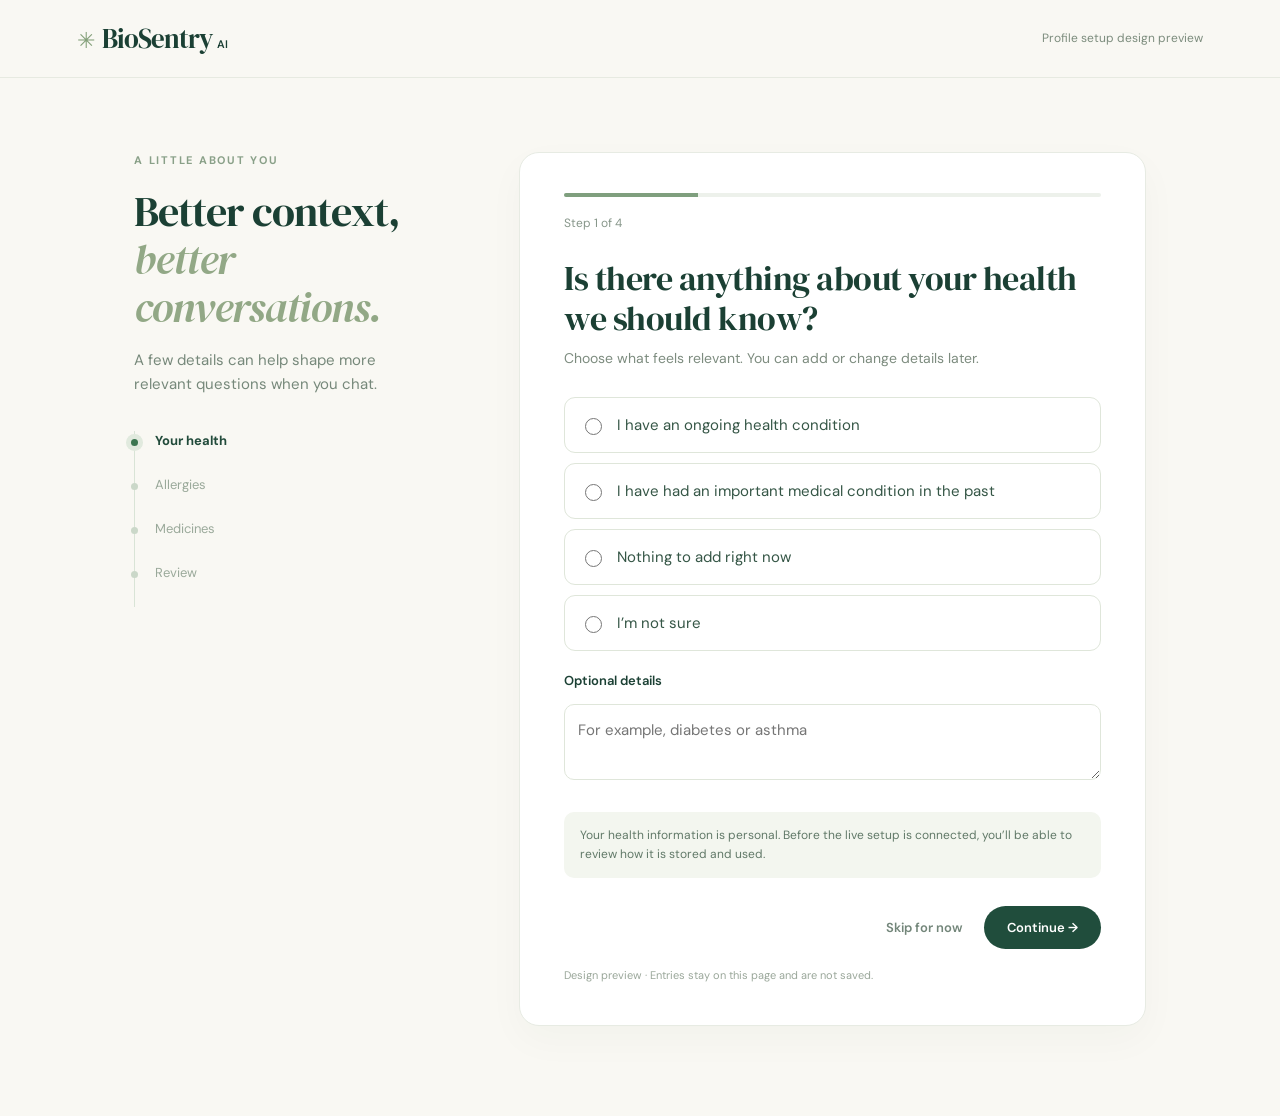
<file: setup-preview.html>
<!doctype html>
<html lang="en"><head><meta charset="utf-8"><meta name="viewport" content="width=device-width,initial-scale=1"><title>Set up your profile · BioSentry AI</title>
<link rel="preconnect" href="https://fonts.googleapis.com"><link rel="preconnect" href="https://fonts.gstatic.com" crossorigin><link href="https://fonts.googleapis.com/css2?family=DM+Sans:wght@400;500;600;700&family=DM+Serif+Display:ital@0;1&display=swap" rel="stylesheet">
<style>
:root{--ink:#1b4034;--muted:#738276;--line:#dfe6da}*{box-sizing:border-box}body{margin:0;background:#f9f8f3;color:var(--ink);font:15px/1.6 "DM Sans",sans-serif}.top{height:78px;border-bottom:1px solid #e7eae1;display:flex;align-items:center;justify-content:space-between;padding:0 6%}.brand{font:27px "DM Serif Display",Georgia,serif;letter-spacing:-1px}.brand span{color:#839f79;font:22px Georgia;margin-right:8px}.brand small{font:600 11px "DM Sans",sans-serif;letter-spacing:0}.preview{font-size:12px;color:#7c8c7d}.layout{max-width:1060px;margin:74px auto 90px;padding:0 24px;display:grid;grid-template-columns:300px 1fr;gap:85px}.label{font-size:11px;text-transform:uppercase;letter-spacing:.16em;font-weight:700;color:#89a088}.aside h1{font:42px/1.15 "DM Serif Display",Georgia,serif;letter-spacing:-1px;margin:17px 0}.aside h1 em{color:#92a886;font-weight:400}.aside p{color:#76887a;max-width:260px}.steps{margin:35px 0 0;padding:0;list-style:none;border-left:1px solid #d9e4d6}.steps li{padding:0 0 23px 20px;color:#9aa99a;position:relative;font-size:13px}.steps li::before{content:"";position:absolute;width:7px;height:7px;left:-4px;top:8px;background:#cbd8c9;border-radius:50%}.steps li.active{color:#224b3b;font-weight:700}.steps li.active::before{background:#3b7650;box-shadow:0 0 0 5px #e1eade}
.panel{background:#fff;border:1px solid #e7ebe3;border-radius:20px;box-shadow:0 14px 38px #21402c08;padding:40px 44px}.progress{height:4px;background:#edf1eb;border-radius:4px;overflow:hidden}.progress span{display:block;background:#7f9f7e;height:100%;transition:width .25s}.counter{font-size:12px;color:#87968a;margin:17px 0 25px}.panel h2{font:34px/1.18 "DM Serif Display",Georgia,serif;letter-spacing:-.5px;margin:0 0 9px}.hint{color:#7d8c7f;font-size:14px;margin:0 0 27px}.choices{display:grid;gap:10px}.choice{border:1px solid var(--line);border-radius:11px;padding:15px;display:flex;align-items:center;gap:12px;cursor:pointer;color:#355646}.choice:has(input:checked){border-color:#779b7c;background:#f3f7f0}.choice input{accent-color:#365f43;width:17px;height:17px}.detail{font:inherit;width:100%;border:1px solid var(--line);border-radius:10px;padding:13px;color:var(--ink);margin-top:12px;resize:vertical}label.textlabel{display:block;margin-top:20px;font-weight:600;font-size:13px}.privacy{background:#f3f6ef;border-radius:10px;padding:14px 16px;color:#617968;font-size:12px;margin:25px 0}.buttons{display:flex;justify-content:space-between;align-items:center;gap:15px;margin-top:28px}button{font:600 13px "DM Sans",sans-serif;cursor:pointer;border:0}.back{background:none;color:#73867a}.next{background:#204d3c;color:white;border-radius:100px;padding:13px 23px}.skip{background:none;color:#73867a;margin-right:15px}.note{color:#9aa79a;font-size:11px;margin:18px 0 0}.choice:focus-within,button:focus-visible,textarea:focus-visible{outline:3px solid #b9c9a7;outline-offset:3px}@media(max-width:720px){.top{height:65px;padding:0 20px}.layout{display:block;margin:30px auto 60px;padding:0 18px}.aside h1{font-size:32px;margin:8px 0}.aside p{max-width:none;margin:5px 0}.steps{display:none}.panel{padding:27px 22px;margin-top:25px}.panel h2{font-size:29px}.preview{max-width:135px;text-align:right;line-height:1.3}.skip{margin-right:5px}}
</style></head><body>
<header class="top"><div class="brand"><span>✳</span>BioSentry <small>AI</small></div><div class="preview">Profile setup design preview</div></header>
<main class="layout"><aside class="aside"><div class="label">A little about you</div><h1>Better context,<br><em>better conversations.</em></h1><p>A few details can help shape more relevant questions when you chat.</p><ol class="steps" id="steps"><li class="active">Your health</li><li>Allergies</li><li>Medicines</li><li>Review</li></ol></aside>
<section class="panel"><div class="progress"><span id="bar"></span></div><div class="counter" id="counter"></div><div id="content"></div><div class="privacy">Your health information is personal. Before the live setup is connected, you’ll be able to review how it is stored and used.</div><div class="buttons"><button class="back" id="back" type="button">← Back</button><div><button class="skip" id="skip" type="button">Skip for now</button><button class="next" id="next" type="button">Continue →</button></div></div><p class="note">Design preview · Entries stay on this page and are not saved.</p></section></main>
<script>
const screens=[
{title:"Is there anything about your health we should know?",hint:"Choose what feels relevant. You can add or change details later.",options:["I have an ongoing health condition","I have had an important medical condition in the past","Nothing to add right now","I’m not sure"],detail:"Optional details",placeholder:"For example, diabetes or asthma"},
{title:"Do you have any known allergies?",hint:"This can include medicines, foods, herbs or anything else.",options:["Yes, I have allergies","No known allergies","I’m not sure"],detail:"Optional details",placeholder:"For example, penicillin or peanuts"},
{title:"Are you currently taking any medicines?",hint:"Include prescriptions or supplements if you know their names.",options:["Yes, I take medicines or supplements","No current medicines","I’m not sure"],detail:"Optional details",placeholder:"Add names if you know them"},
{title:"You’re ready to get started.",hint:"In the finished setup, you’ll be able to review and update these details from your account.",options:[],detail:"",placeholder:""}
];let index=0;const values=screens.map(()=>({choice:"",detail:""}));const $=id=>document.getElementById(id);
function save(){const checked=document.querySelector('input[name="choice"]:checked');values[index].choice=checked?checked.value:"";const detail=$("detail");if(detail)values[index].detail=detail.value}
function render(){const s=screens[index];$("bar").style.width=((index+1)/screens.length*100)+"%";$("counter").textContent="Step "+(index+1)+" of "+screens.length;$("content").replaceChildren();let h=document.createElement("h2");h.textContent=s.title;let p=document.createElement("p");p.className="hint";p.textContent=s.hint;$("content").append(h,p);let div=document.createElement("div");div.className="choices";for(const option of s.options){let l=document.createElement("label");l.className="choice";let input=document.createElement("input");input.type="radio";input.name="choice";input.value=option;input.checked=values[index].choice===option;let t=document.createElement("span");t.textContent=option;l.append(input,t);div.append(l)}$("content").append(div);if(s.detail){let label=document.createElement("label");label.className="textlabel";label.htmlFor="detail";label.textContent=s.detail;let area=document.createElement("textarea");area.className="detail";area.id="detail";area.rows=2;area.placeholder=s.placeholder;area.value=values[index].detail;$("content").append(label,area)}$("back").style.visibility=index?"visible":"hidden";$("skip").hidden=index===3;$("next").textContent=index===3?"Back to home":"Continue →";document.querySelectorAll("#steps li").forEach((li,i)=>li.classList.toggle("active",i===index))}
$("back").onclick=()=>{save();if(index>0){index--;render()}};$("skip").onclick=()=>{save();index=Math.min(3,index+1);render()};$("next").onclick=()=>{save();if(index===3){location.href="/"}else{index++;render()}};render();
</script></body></html>
</file>
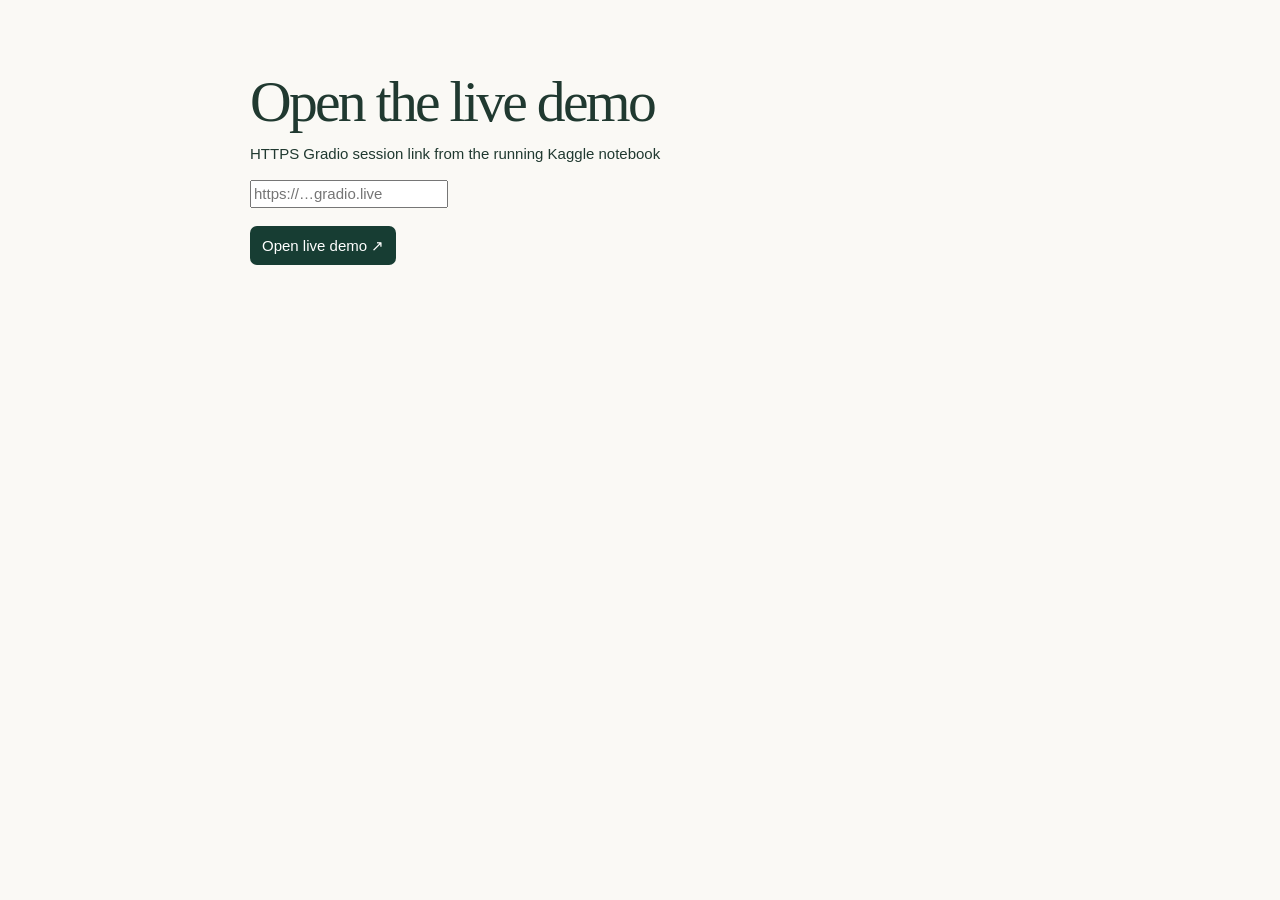
<file: stall-operator.html>
<!doctype html>
<html lang="en">
<head>
  <meta charset="utf-8">
  <meta name="viewport" content="width=device-width, initial-scale=1">
  <title>BioSentry AI · Stall operator</title>
  <link rel="stylesheet" href="style.css">
</head>
<body>
  <main id="workspace">
    <h1>Open the live demo</h1>
    <form id="sessionForm">
      <label for="sessionUrl">HTTPS Gradio session link from the running Kaggle notebook</label>
      <p><input id="sessionUrl" type="url" required placeholder="https://…gradio.live"></p>
      <button class="action" type="submit">Open live demo ↗</button>
      <p id="notice" role="status"></p>
    </form>
  </main>
  <script>
    const field = document.getElementById("sessionUrl");
    const notice = document.getElementById("notice");
    const storageKey = "biosentrySession";
    try {
      field.value = localStorage.getItem(storageKey) || "";
    } catch {}

    document.getElementById("sessionForm").addEventListener("submit", event => {
      event.preventDefault();
      const url = new URL(field.value);
      const validHostname = /^[a-z0-9-]+\.gradio\.live$/i.test(url.hostname);
      if (url.protocol !== "https:" || !validHostname || url.username || url.password || url.port) {
        notice.textContent = "Enter the HTTPS gradio.live link from your notebook.";
        return;
      }
      try {
        localStorage.setItem(storageKey, url.origin);
      } catch {}
      notice.textContent = "";
      window.open(url.origin, "_blank", "noopener,noreferrer");
    });
  </script>
</body>
</html>
</file>
<file: style.css>
:root{--ink:#203b32;--pine:#173d33;--paper:#fbfaf6;--line:#dcded3;--muted:#626d60;--leaf:#477451;--serif:"Baskervville",Georgia,serif;font:15px/1.45 "DM Sans","Segoe UI",sans-serif;color:var(--ink);background:var(--paper)}*{box-sizing:border-box}body{margin:0}button,input,textarea{font:inherit}button{cursor:pointer;color:inherit;background:none;border:0}button:focus-visible,a:focus-visible,textarea:focus-visible,input:focus-visible{outline:3px solid #af8736;outline-offset:3px}.skip,.sr{position:absolute;clip-path:inset(100%);width:1px;height:1px}.skip:focus{clip-path:none;width:auto;height:auto;background:white;z-index:10}.shell{display:grid;grid-template-columns:248px 1fr;min-height:100dvh}aside{background:var(--pine);color:#f5f5e8;padding:28px 16px 14px;display:flex;flex-direction:column;position:sticky;top:0;height:100dvh}.brand{display:flex;align-items:center;gap:10px;font:27px var(--serif);letter-spacing:-1.2px;margin:0 8px 36px}.brand i{font:13px Georgia;letter-spacing:.05em;color:#d7dab0}.new,.sidebtn{width:100%;display:flex;align-items:center;gap:13px;text-align:left;border-radius:9px;padding:11px 13px;font-size:14px}.new{background:#e8eacf;color:#183b31;font-weight:600;margin-bottom:10px}.new b{font-size:17px}.sidebtn{color:#e1e7d9}.sidebtn:hover,#history button:hover,#profile:hover{background:#2a5044}.sidehead{font-size:12px;color:#bdcab8;letter-spacing:.04em;margin:31px 13px 9px}#history{overflow:auto;min-height:0}#history button{display:block;width:100%;white-space:nowrap;overflow:hidden;text-overflow:ellipsis;text-align:left;color:#eef1e5;padding:8px 12px;border-radius:6px}.activeChat{background:#325749}.empty{margin:5px 13px;font-size:12px;color:#bbcabe}.foot{margin-top:auto;padding-top:18px}#profile{border-top:1px solid #436155;display:flex;align-items:center;gap:10px;width:100%;text-align:left;padding:15px 4px 0;margin-top:10px;color:white}#profile strong,#profile small{display:block;max-width:150px;overflow:hidden;text-overflow:ellipsis;font-size:13px}#profile small{color:#c5d1be;font-size:11px}#profile>span:last-child{margin-left:auto}#avatar{border-radius:50%;background:#cfd7b5;color:#294939;width:36px;height:36px;display:grid;place-items:center}.icon{width:18px;height:18px;display:inline-block;background:currentColor;mask:var(--mask) center/contain no-repeat}main{min-width:0}header{height:67px;border-bottom:1px solid var(--line);display:flex;align-items:center;gap:12px;padding:0 34px;font-size:13px;color:var(--muted)}header strong{font-weight:550;color:var(--ink);white-space:nowrap;overflow:hidden;text-overflow:ellipsis}.slash{opacity:.45}#headerAccount{margin-left:auto;white-space:nowrap;border:1px solid #c5cdbf;border-radius:18px;padding:6px 14px;color:var(--ink)}#headerAccount span{margin-left:5px}#workspace{max-width:866px;margin:0 auto;padding:clamp(28px,6.5vh,76px) 35px 30px}#home{text-align:center}.heroart{margin:auto;width:112px}.heroart canvas{display:block}h1{font:500 clamp(42px,4.5vw,67px)/1.02 var(--serif);letter-spacing:-2.7px;margin:14px 0 12px}h1 em{color:#527552;font-weight:400}.sub{font-size:14px;color:var(--muted);margin:0 0 30px}#composer{background:#fff;border:1px solid #b8c6b1;border-radius:18px;padding:16px 17px 12px;box-shadow:0 5px 20px #183c2710}#composer:focus-within{border-color:#739475}textarea{background:none;resize:vertical;border:0;width:100%;color:var(--ink);min-height:42px;max-height:180px}textarea:focus-visible{outline:0}.composeFoot{display:flex;align-items:center;justify-content:space-between;color:var(--muted);font-size:12px}.dot{display:inline-block;width:7px;height:7px;background:#739267;border-radius:50%;margin-right:5px}#send{background:#264e3c;color:white;border-radius:50%;font-size:22px;width:35px;height:35px}#ideas p{font-size:12px;color:var(--muted);margin:24px 0 9px}.cards{display:grid;grid-template-columns:repeat(3,1fr);gap:11px}.cards button,.source{border:1px solid var(--line);border-radius:12px;padding:13px 15px;text-align:left;background:#f4f5ed}.cards button:nth-child(2){background:#f8f2e8}.cards button:nth-child(3){background:#eef1ee}.cards button:hover{border-color:#8c9c82;transform:translateY(-2px)}.cards span,.cards small{display:block}.cards span{font-weight:600;font-size:14px}.cards small{color:var(--muted);font-size:12px;margin:3px 0}.conversation #workspace{display:flex;flex-direction:column;min-height:calc(100dvh - 67px);padding-top:22px}.conversation #composeArea{position:sticky;bottom:0;background:var(--paper);padding:12px 0;margin-top:auto}.conversation #home,.conversation #ideas{display:none}.userMsg{background:#e8eddf;border-radius:15px 15px 3px 15px;padding:11px 16px;max-width:82%;margin:14px 0 22px auto;width:fit-content;white-space:pre-wrap;overflow-wrap:anywhere}.reply{margin:0 0 32px}.reply strong{font:600 16px var(--serif)}.reply p{margin:7px 0}.reply a,.source a{color:#39633c}.reply a{font-size:13px}.source{margin:12px 0}.source h3{margin:0;font:23px var(--serif)}#notice{font-size:13px;color:#7e401b}dialog{color:var(--ink);background:var(--paper);border:1px solid var(--line);border-radius:16px;padding:22px;width:min(440px,94vw);max-height:84dvh}dialog::backdrop{background:#12251e66}.dialogHead{display:flex;align-items:center;justify-content:space-between;gap:10px}h2{font:28px var(--serif);margin:0}#close{font-size:25px}dialog input{width:100%;padding:10px;border:1px solid #b5c0af;border-radius:7px;margin:4px 0 12px}dialog label{display:block;font-size:13px}dialog p{color:var(--muted);font-size:14px}.action,.alt,.result{border-radius:7px;padding:9px 12px;margin:3px 3px 3px 0}.action{background:var(--pine);color:white}.alt,.result{border:1px solid var(--line)}.result{display:block;text-align:left;width:100%;overflow-wrap:anywhere}.err{color:#8c3a1b}#menu,#shade{display:none}@media(max-width:760px){.shell{grid-template-columns:1fr}aside{position:fixed;inset:0 auto 0 0;width:248px;z-index:4;transform:translateX(-101%)}body.open aside{transform:none}body.open #shade{display:block;position:fixed;inset:0;background:#1235;z-index:3}#menu{display:block}header{padding:0 16px;height:56px}#workspace{padding:32px 17px 20px}.cards{gap:6px}.cards button{padding:9px}.cards small{display:none}h1{font-size:47px}.sub{margin:12px auto 22px;max-width:330px}.conversation #workspace{min-height:calc(100dvh - 56px)}}@media(prefers-reduced-motion:reduce){*{scroll-behavior:auto!important}}

@keyframes arrive {
  from { opacity: 0; transform: translateY(7px); }
  to { opacity: 1; transform: translateY(0); }
}
@media (prefers-reduced-motion: no-preference) {
  #home { animation: arrive 320ms ease-out backwards; }
  body:not(.conversation) #composeArea { animation: arrive 280ms 45ms ease-out backwards; }
  #ideas { animation: arrive 280ms 85ms ease-out backwards; }
  .reply.arriving { animation: arrive 210ms ease-out backwards; }
  dialog[open] { animation: arrive 160ms ease-out; }
  .cards button, #send, .new { transition: transform 150ms ease-out; }
  #send:active, .new:active { transform: scale(.96); }
}
@media (max-width:760px) {
  aside { visibility: hidden; }
  body.open aside { visibility: visible; }
}
@media (max-width:760px) and (prefers-reduced-motion: no-preference) {
  aside { transition: transform 200ms ease-out, visibility 0s 200ms; }
  body.open aside { transition-delay: 0s; }
}
@media (prefers-reduced-motion: reduce) {
  .cards button:hover { transform: none; }
}

.headerActions {
  margin-left: auto;
  display: flex;
  align-items: center;
  gap: 8px;
  flex-shrink: 0;
}

.historyRow { display: flex; align-items: center; border-radius: 6px; }
#history .historyTitle { flex: 1; min-width: 0; }
#history .historyMenu { width: 32px; flex: 0 0 32px; padding: 5px; text-align: center; }
.demoLabel { color: var(--muted); font-size: 12px; margin: 0; }
.followUp {
  margin-top: 10px;
  padding: 18px;
  border-radius: 14px;
  border: 1px solid #d2dbcb;
  background: #f1f4eb;
}
.understood { display: flex; gap: 9px; align-items: baseline; color: var(--muted); font-size: 13px; }
.followUp h2 { font-size: clamp(22px, 3vw, 28px); margin: 5px 0 14px; line-height: 1.2; }
.followChoices, .replyActions { display: flex; flex-wrap: wrap; gap: 7px; }
.choice, .citation {
  padding: 7px 11px;
  background: #fbfaf6;
  border: 1px solid #bacbb5;
  border-radius: 8px;
  font-size: 13px;
}
.choice:hover, .citation:hover { background: #e4eddc; }
.customChoice { border-style: dashed; }
.textAction { color: #526b50; padding: 5px 7px; border-radius: 6px; font-size: 13px; }
.textAction:hover, .textAction[aria-pressed="true"] { background: #e7ecdf; color: var(--pine); }
.answerDetails { margin: 12px 0; color: var(--muted); }
.answerDetails summary { cursor: pointer; width: fit-content; color: var(--ink); }
#stopAnswer { border: 1px solid #b5c0af; border-radius: 7px; padding: 4px 10px; color: var(--ink); }
#sourceDrawer {
  margin: 0 0 0 auto;
  height: 100dvh;
  max-height: 100dvh;
  border-radius: 14px 0 0 14px;
}
#closeSource { font-size: 25px; }
.sourcePublisher { margin-bottom: 20px; }
.excerpt { margin: 0 0 14px; padding: 12px; border-radius: 8px; background: #f0f2e9; }
.excerpt h3 { margin: 0; font-size: 15px; }
.excerpt blockquote { margin: 9px 0; padding-left: 10px; border-left: 2px solid #a0b69a; }
#sourceBody a { color: #39633c; }
.userTurn {
  display: flex;
  flex-direction: column;
  align-items: flex-end;
  gap: 3px;
  width: fit-content;
  max-width: 82%;
  margin: 14px 0 20px auto;
}
.userTurn .userMsg { margin: 0; max-width: 100%; }
.editMessage { margin-right: 3px; opacity: 0; pointer-events: none; }
.userTurn.showEdit .editMessage,
.editMessage:focus-visible { opacity: 1; pointer-events: auto; }
@media (hover: hover) and (pointer: fine) {
  .userTurn:hover .editMessage { opacity: 1; pointer-events: auto; }
}
.editBanner {
  display: flex;
  align-items: center;
  justify-content: space-between;
  gap: 10px;
  margin-bottom: 11px;
  padding-bottom: 8px;
  border-bottom: 1px solid var(--line);
  color: var(--muted);
  font-size: 13px;
}
.editBanner[hidden] { display: none; }
#cancelEdit { padding: 3px 6px; color: var(--pine); }
#cancelEdit:hover { text-decoration: underline; }
.editing #send { width: auto; padding: 0 14px; border-radius: 18px; font-size: 13px; }
.sharePreview {
  margin: 12px 0;
  padding: 10px;
  border: 1px solid var(--line);
  border-radius: 8px;
  background: #fff;
}
@media (max-width:760px) {
  #sourceDrawer { margin: auto 0 0; width: 100%; height: auto; max-height: 76dvh; border-radius: 14px 14px 0 0; }
}
#deleteChat {
  padding: 6px 9px;
  border-radius: 7px;
  white-space: nowrap;
}
#deleteChat:hover { background: #f0ede4; }
@media (max-width: 480px) {
  header:has(#deleteChat:not([hidden])) #crumb,
  header:has(#deleteChat:not([hidden])) .slash { display: none; }
}


/* Source Library Explorer */
.libStats {
  display: flex;
  gap: 10px;
  background: #f4f6f0;
  border: 1px solid var(--line);
  padding: 10px 14px;
  border-radius: 8px;
  font-size: 13px;
  margin-bottom: 12px;
  align-items: center;
  justify-content: space-between;
}
.libSearchBox {
  display: flex;
  gap: 8px;
  margin-bottom: 10px;
}
.libSearchBox input {
  flex: 1;
  padding: 9px 14px;
  border: 1px solid var(--line);
  border-radius: 8px;
  font-size: 14px;
  outline: none;
}
.libSearchBox input:focus {
  border-color: var(--leaf);
}
.libPills {
  display: flex;
  flex-wrap: wrap;
  gap: 6px;
  margin-bottom: 14px;
}
.libPill {
  background: #edf2eb;
  border: 1px solid #d3decb;
  color: var(--pine);
  border-radius: 9999px;
  padding: 4px 10px;
  font-size: 12px;
  cursor: pointer;
  font-weight: 500;
}
.libPill:hover {
  background: #d8e5d2;
}
.libList {
  display: flex;
  flex-direction: column;
  gap: 12px;
  max-height: 480px;
  overflow-y: auto;
  padding-right: 4px;
}
.libCard {
  border: 1px solid var(--line);
  border-radius: 8px;
  padding: 14px;
  background: #ffffff;
  display: flex;
  flex-direction: column;
  gap: 8px;
}
.libCardHead {
  display: flex;
  justify-content: space-between;
  align-items: baseline;
}
.libCardHead h4 {
  margin: 0;
  font-size: 15px;
  color: var(--pine);
}
.libCardHead span {
  font-size: 12px;
  font-weight: 600;
  color: var(--leaf);
  background: #edf7ee;
  padding: 2px 8px;
  border-radius: 4px;
}
.libCardMeta {
  font-size: 12px;
  color: var(--muted);
}
.libCardSnippet {
  font-size: 13px;
  line-height: 1.5;
  color: var(--ink);
  background: #fafaf7;
  padding: 8px 12px;
  border-radius: 6px;
  border-left: 3px solid var(--leaf);
}
.libCardSnippet mark {
  background: #fef08a;
  padding: 1px 3px;
  border-radius: 2px;
  font-weight: 600;
}
.libDisclaimer {
  font-size: 11px;
  color: #854d0e;
  background: #fefce8;
  padding: 4px 8px;
  border-radius: 4px;
  border: 1px solid #fef08a;
}
.libActions {
  display: flex;
  justify-content: space-between;
  align-items: center;
  margin-top: 4px;
}
.libBtn {
  background: var(--pine);
  color: #fff !important;
  text-decoration: none;
  font-size: 12px;
  font-weight: 600;
  padding: 6px 14px;
  border-radius: 6px;
  display: inline-flex;
  align-items: center;
  gap: 6px;
}
.libBtn:hover {
  background: #102a23;
}

/* ==========================================================================
   BioSentry Research Tools & Integrated Chat Styling
   ========================================================================== */

.composeFoot {
  display: flex;
  align-items: center;
  justify-content: space-between;
  gap: 12px;
  width: 100%;
}
.composeControls, .composeActions {
  display: flex;
  align-items: center;
  gap: 10px;
}
.toolsBtn {
  display: inline-flex;
  align-items: center;
  gap: 5px;
  background: #edf3ec;
  color: var(--pine);
  border: 1px solid #c2d4bf;
  border-radius: 14px;
  padding: 4px 10px;
  font-size: 11.5px;
  font-weight: 600;
  cursor: pointer;
  transition: all 0.15s ease;
}
.toolsBtn:hover {
  background: #dfece0;
  border-color: #a4be9f;
}
.toolsIcon {
  font-size: 12px;
  color: #b45309;
}

/* Tools Dialog */
dialog.toolsDialog {
  width: min(560px, 94vw);
  max-height: 88dvh;
  border-radius: 16px;
  padding: 22px 24px;
  border: 1px solid var(--line);
  background: var(--paper);
  box-shadow: 0 10px 30px rgba(18, 37, 30, 0.2);
}
.toolsSub {
  font-size: 12.5px;
  color: var(--muted);
  margin: 4px 0 14px;
}
.toolsNav {
  display: flex;
  gap: 6px;
  border-bottom: 1px solid var(--line);
  padding-bottom: 8px;
  margin-bottom: 14px;
}
.toolsTab {
  padding: 6px 12px;
  font-size: 13px;
  font-weight: 550;
  border-radius: 8px;
  color: var(--muted);
  background: transparent;
  cursor: pointer;
  transition: all 0.15s ease;
}
.toolsTab:hover {
  background: #edf1e8;
  color: var(--ink);
}
.toolsTab.active {
  background: var(--pine);
  color: #fff;
}
.presetsRow {
  display: flex;
  flex-wrap: wrap;
  align-items: center;
  gap: 6px;
  margin-bottom: 12px;
}
.presetLabel {
  font-size: 11.5px;
  font-weight: 600;
  color: var(--muted);
  text-transform: uppercase;
  letter-spacing: 0.03em;
}
.presetChip {
  font-size: 11px;
  padding: 3px 8px;
  border-radius: 6px;
  background: #f1f4ed;
  border: 1px solid #d4decb;
  color: var(--ink);
  cursor: pointer;
}
.presetChip:hover {
  background: #e2ebdc;
}
.toolsForm {
  display: flex;
  flex-direction: column;
  gap: 12px;
}
.formGrid {
  display: grid;
  grid-template-columns: repeat(auto-fit, minmax(130px, 1fr));
  gap: 10px;
}
.toolsForm label {
  display: flex;
  flex-direction: column;
  gap: 4px;
  font-size: 12px;
  font-weight: 550;
  color: var(--ink);
}
.toolsForm input, .toolsForm select {
  padding: 7px 10px;
  border: 1px solid #c2cebd;
  border-radius: 7px;
  font-size: 13px;
  background: #fff;
  color: var(--ink);
  outline: none;
}
.toolsForm input:focus, .toolsForm select:focus {
  border-color: var(--leaf);
}
.studyOptionRow {
  font-size: 12.5px;
  color: var(--pine);
  background: #f4f8f2;
  padding: 8px 10px;
  border-radius: 7px;
  border: 1px solid #d3e2d0;
}
.toolsSubmitBtn {
  margin-top: 6px;
  padding: 9px 16px;
  font-size: 13.5px;
  font-weight: 600;
  border-radius: 8px;
  background: var(--pine);
  color: #fff;
  cursor: pointer;
}
.toolsSubmitBtn:hover {
  background: #112e26;
}

/* Result Cards in Chat */
.emergencyCard {
  border: 2px solid #dc2626;
  background: #fef2f2;
  border-radius: 12px;
  padding: 16px 18px;
  margin: 10px 0 16px;
  color: #991b1b;
}
.emergencyHead {
  display: flex;
  align-items: center;
  justify-content: space-between;
  gap: 10px;
  margin-bottom: 8px;
}
.emergencyHead strong {
  font-size: 16px;
  color: #b91c1c;
}
.emergencyBadge {
  background: #dc2626;
  color: #fff;
  font-size: 10.5px;
  font-weight: 700;
  padding: 3px 8px;
  border-radius: 4px;
  text-transform: uppercase;
}
.emergencyNotice {
  font-size: 13.5px;
  line-height: 1.5;
  color: #7f1d1d;
  white-space: pre-line;
}
.emergencyActionBox {
  margin-top: 10px;
  padding: 10px 12px;
  background: #fff;
  border-radius: 8px;
  border-left: 4px solid #dc2626;
  font-size: 13px;
}

.ragCard {
  border: 1px solid #cfdbcc;
  background: #ffffff;
  border-radius: 12px;
  padding: 16px 18px;
  margin: 10px 0 16px;
  box-shadow: 0 2px 8px rgba(24, 62, 54, 0.04);
}
.ragHead {
  display: flex;
  justify-content: space-between;
  align-items: baseline;
  margin-bottom: 8px;
}
.ragHead h3 {
  margin: 0;
  font-size: 15px;
  color: var(--pine);
}
.ragBadge {
  font-size: 11px;
  font-weight: 600;
  color: var(--leaf);
  background: #edf7ee;
  padding: 2px 8px;
  border-radius: 4px;
}
.ragSummary {
  font-size: 14px;
  line-height: 1.55;
  color: var(--ink);
  margin-bottom: 12px;
}
.ragSourceExcerpt {
  background: #f8faf6;
  border-left: 3px solid var(--leaf);
  padding: 8px 12px;
  border-radius: 0 6px 6px 0;
  font-size: 12.5px;
  line-height: 1.5;
  color: #31443b;
  margin-bottom: 10px;
}
.ragSourceMeta {
  font-size: 11.5px;
  color: var(--muted);
  margin-bottom: 4px;
  font-weight: 550;
}
.ragActions {
  display: flex;
  flex-wrap: wrap;
  gap: 8px;
  margin-top: 10px;
}

.noMatchCard {
  border: 1px solid #e7d8b5;
  background: #fdfbf7;
  border-radius: 12px;
  padding: 16px 18px;
  margin: 10px 0 16px;
}
.noMatchHead {
  display: flex;
  align-items: center;
  gap: 8px;
  color: #854d0e;
  font-weight: 600;
  font-size: 14px;
  margin-bottom: 6px;
}
.noMatchText {
  font-size: 13.5px;
  line-height: 1.5;
  color: #574116;
}
.noMatchScope {
  margin-top: 8px;
  font-size: 11.5px;
  color: #786230;
  font-style: italic;
}

.toolCard {
  border: 1px solid #cad7c7;
  background: #ffffff;
  border-radius: 12px;
  padding: 16px 18px;
  margin: 10px 0 16px;
  box-shadow: 0 2px 10px rgba(24, 62, 54, 0.05);
}
.toolCardHead {
  display: flex;
  justify-content: space-between;
  align-items: center;
  margin-bottom: 12px;
  border-bottom: 1px solid #edf1eb;
  padding-bottom: 8px;
}
.toolCardHead h3 {
  margin: 0;
  font-size: 15px;
  color: var(--pine);
}
.toolMetricsGrid {
  display: grid;
  grid-template-columns: repeat(auto-fit, minmax(130px, 1fr));
  gap: 10px;
  margin-bottom: 12px;
}
.metricBox {
  background: #f7faf5;
  border: 1px solid #e0ebd9;
  border-radius: 8px;
  padding: 10px;
  text-align: center;
}
.metricVal {
  font-size: 19px;
  font-weight: 700;
  color: var(--pine);
  line-height: 1.2;
}
.metricUnit {
  font-size: 11px;
  color: var(--muted);
}
.metricLabel {
  font-size: 11.5px;
  font-weight: 550;
  color: var(--leaf);
  margin-top: 4px;
}
.badgeHighRisk {
  background: #fee2e2;
  color: #991b1b;
  border: 1px solid #f87171;
  font-size: 11px;
  font-weight: 700;
  padding: 3px 8px;
  border-radius: 4px;
}
.badgeCaution {
  background: #fef3c7;
  color: #92400e;
  border: 1px solid #fcd34d;
  font-size: 11px;
  font-weight: 700;
  padding: 3px 8px;
  border-radius: 4px;
}
.toolDisclaimer {
  font-size: 11px;
  line-height: 1.45;
  color: #6b7280;
  background: #f9fafb;
  padding: 8px 10px;
  border-radius: 6px;
  border: 1px solid #e5e7eb;
  margin-top: 10px;
}
.chartContainer {
  margin: 12px 0 8px;
  background: #fafbf9;
  border: 1px solid #e5ebe2;
  border-radius: 8px;
  padding: 12px;
}
.chartSvg {
  width: 100%;
  height: auto;
  display: block;
}


/* Caution, Search Skipped, Direct Sourced Answer & Symptom Styles */
.cautionCard {
  border: 1px solid #f59e0b;
  background: #fffbeb;
  border-radius: 12px;
  padding: 16px 18px;
  margin: 10px 0 16px;
  color: #92400e;
}
.cautionHead {
  display: flex;
  align-items: center;
  justify-content: space-between;
  margin-bottom: 8px;
}
.cautionHead strong {
  font-size: 15px;
  color: #b45309;
}
.cautionBadge {
  background: #f59e0b;
  color: #fff;
  font-size: 10.5px;
  font-weight: 700;
  padding: 2px 8px;
  border-radius: 4px;
}
.cautionNotice {
  font-size: 13.5px;
  line-height: 1.5;
  color: #78350f;
  white-space: pre-line;
}

.infoCard {
  border: 1px solid #cbd5e1;
  background: #f8fafc;
  border-radius: 12px;
  padding: 16px 18px;
  margin: 10px 0 16px;
  color: #334155;
}
.infoHead {
  display: flex;
  align-items: center;
  gap: 8px;
  color: #1e293b;
  font-weight: 600;
  font-size: 14.5px;
  margin-bottom: 8px;
}

.ragDirectAnswer {
  background: #f4f8f4;
  border: 1px solid #cfdfd1;
  border-radius: 8px;
  padding: 12px 14px;
  font-size: 13.5px;
  line-height: 1.6;
  color: #163328;
  margin: 8px 0 12px;
  white-space: pre-line;
}
.ragDirectAnswer strong {
  color: #0f271f;
}
.ragBadgeReviewed {
  font-size: 11px;
  font-weight: 600;
  color: #047857;
  background: #ecfdf5;
  border: 1px solid #a7f3d0;
  padding: 2px 8px;
  border-radius: 4px;
}
.ragBadgeProvisional {
  font-size: 11px;
  font-weight: 600;
  color: #b45309;
  background: #fffbeb;
  border: 1px solid #fde68a;
  padding: 2px 8px;
  border-radius: 4px;
}

.symptomGuidanceCard {
  border: 1px solid #c2cebd;
  background: #ffffff;
  border-radius: 12px;
  padding: 16px 18px;
  margin: 10px 0 16px;
  box-shadow: 0 2px 8px rgba(24, 62, 54, 0.04);
}
.symptomGuidanceHead {
  display: flex;
  align-items: center;
  justify-content: space-between;
  margin-bottom: 10px;
}
.symptomGuidanceHead h3 {
  margin: 0;
  font-size: 15px;
  color: var(--pine);
}
.symptomGuidanceText {
  font-size: 13.5px;
  line-height: 1.6;
  color: var(--ink);
  margin-bottom: 10px;
  white-space: pre-line;
}

.badgeGroqLive {
  font-size: 11px;
  font-weight: 600;
  color: #15803d;
  background: #dcfce7;
  border: 1px solid #86efac;
  padding: 2px 8px;
  border-radius: 4px;
}

.entityTag {
  display: inline-block;
  font-size: 12px;
  padding: 2px 8px;
  border-radius: 4px;
  margin: 2px 4px 2px 0;
}
.tagDrug {
  background: #eff6ff;
  color: #1d4ed8;
  border: 1px solid #bfdbfe;
}
.tagHerb {
  background: #f0fdf4;
  color: #15803d;
  border: 1px solid #bbf7d0;
}
.tagLab {
  background: #fefce8;
  color: #a16207;
  border: 1px solid #fef08a;
}
/* Chat reading experience */
:root { --paper:#faf9f5; --ink:#203930; --muted:#778078; --line:#e5e7de; }
body { font-family:"DM Sans","Segoe UI",sans-serif; }
aside { background:#183b32; padding-top:25px; }
.brand { font-size:25px; margin-bottom:32px; }
.new { background:#e9ebd8; border-radius:11px; padding:12px 14px; }
.sidebtn { padding:11px 14px; }
header { border-bottom:1px solid #eeeee8; }
#workspace { max-width:850px; }
#home h1 { letter-spacing:-2px; line-height:1.12; }
#composer { border-color:#d7ded3; border-radius:22px; padding:17px 18px 12px; box-shadow:0 4px 18px #193a2c0c; }
#composer:focus-within { border-color:#91a894; box-shadow:0 5px 22px #193a2c10; }
#prompt { line-height:1.55; resize:none; }
#send { display:grid; place-items:center; background:#244b3b; }
.composeControls { gap:10px; }
#composeMode { color:#78897a; }
.toolsBtn { font-size:12px; font-weight:500; }
.conversation #workspace { max-width:850px; }
.userMsg { background:#edf1e7; border-radius:19px 19px 5px 19px; line-height:1.55; }
.reply { color:#243c33; line-height:1.75; margin-bottom:38px; }
.reply > strong { display:block; font:600 15px "DM Sans","Segoe UI",sans-serif; margin-bottom:14px; }
.reply .ragCard, .reply .symptomGuidanceCard { border:0; background:transparent; padding:0; box-shadow:none; }
.reply .symptomGuidanceHead, .reply .symptomGuidanceCard > .toolDisclaimer { display:none; }
.answerText { font-size:15.5px; line-height:1.8; overflow-wrap:anywhere; }
.answerText p { margin:0 0 1em; white-space:pre-wrap; }
.answerText strong { font:600 1em/1.7 "DM Sans","Segoe UI",sans-serif; }
.answerText h3, .answerText h4 { font:600 1.08em/1.4 "DM Sans","Segoe UI",sans-serif; margin:1.4em 0 .55em; }
.answerText ul,.answerText ol { padding-left:1.5em; margin:.5em 0 1.1em; }
.answerText li { padding-left:.25em; margin:.3em 0; }
.answerText pre { overflow:auto; background:#f1f3ed; border-radius:10px; padding:14px; }
.answerText code { font-family:Consolas,monospace; font-size:.88em; }
.answerText hr { border:0; border-top:1px solid #e2e7dd; margin:20px 0; }
.answerTableWrap { overflow-x:auto; margin:14px 0 20px; }
.answerText table { border-collapse:collapse; width:100%; font-size:14px; }
.answerText td,.answerText th { border:1px solid #dce3d9; padding:9px 11px; text-align:left; vertical-align:top; }
.answerText th { background:#f1f4ee; font-weight:600; }
.answerNotice { color:#6b776c; font-size:13px; }
.sourceButton { margin-top:4px; border-color:#dbe3d8; border-radius:18px; background:#f5f7f2; color:#4d6852; padding:6px 12px; }
.replyActions { margin-top:12px; gap:3px; }
.replyActions .textAction { color:#829087; font-size:12px; }
.followUp { background:#f4f7ef; border-color:#e0e8dc; padding:20px; }
.followUp h2 { font-family:var(--serif); }
@media(max-width:760px) {
  #workspace { padding-left:20px; padding-right:20px; }
  .conversation #workspace { padding-top:14px; }
  .conversation #composeArea { padding-bottom:max(10px,env(safe-area-inset-bottom)); }
  .answerText { font-size:15px; line-height:1.75; }
  .userTurn { max-width:90%; }
}

#toolsBtn[hidden] { display: none; }

/* ── Animated ChatGPT/Gemini-Style Thinking State ── */
.thinkingReply {
  margin-bottom: 28px;
  animation: fadeIn 0.22s ease-out;
}
.thinkingCard {
  background: #f5f7f1;
  border: 1px solid #dbe2d5;
  border-radius: 14px;
  padding: 13px 17px;
  max-width: 540px;
  box-shadow: 0 2px 10px rgba(32, 59, 50, 0.05);
}
.thinkingHeader {
  display: flex;
  align-items: center;
  gap: 11px;
}
.thinkingOrb {
  width: 20px;
  height: 20px;
  border-radius: 50%;
  background: linear-gradient(135deg, #2d6a4f, #74a070);
  display: flex;
  align-items: center;
  justify-content: center;
  box-shadow: 0 0 10px rgba(45, 106, 79, 0.35);
  animation: orbPulse 1.8s infinite ease-in-out;
}
.thinkingDot {
  width: 6px;
  height: 6px;
  background: #ffffff;
  border-radius: 50%;
  animation: dotBlink 1.4s infinite ease-in-out;
}
.thinkingLabel {
  font-size: 13.5px;
  font-weight: 550;
  color: #1e3f31;
}
.thinkingShimmer {
  display: inline-block;
  background: linear-gradient(90deg, #1e3f31 0%, #527c59 50%, #1e3f31 100%);
  background-size: 200% auto;
  color: transparent;
  -webkit-background-clip: text;
  background-clip: text;
  animation: shimmerText 2.4s linear infinite;
}
.thinkingSteps {
  display: flex;
  align-items: center;
  gap: 12px;
  margin-top: 10px;
  padding-top: 9px;
  border-top: 1px dashed #d5ded0;
}
.thinkingStepItem {
  display: flex;
  align-items: center;
  gap: 5px;
  font-size: 11.5px;
  color: #829283;
  transition: all 0.25s ease;
}
.thinkingStepDot {
  width: 6px;
  height: 6px;
  border-radius: 50%;
  background: #bcc8b8;
  transition: all 0.25s ease;
}
.thinkingStepItem.active .thinkingStepDot {
  background: #2d6a4f;
  box-shadow: 0 0 6px rgba(45, 106, 79, 0.5);
  transform: scale(1.3);
}
.thinkingStepItem.active {
  color: #1a4231;
  font-weight: 600;
}
.thinkingStepItem.done .thinkingStepDot {
  background: #407551;
}

@keyframes orbPulse {
  0% { transform: scale(0.92); box-shadow: 0 0 4px rgba(45, 106, 79, 0.2); }
  50% { transform: scale(1.08); box-shadow: 0 0 12px rgba(45, 106, 79, 0.5); }
  100% { transform: scale(0.92); box-shadow: 0 0 4px rgba(45, 106, 79, 0.2); }
}

@keyframes dotBlink {
  0%, 100% { opacity: 0.35; }
  50% { opacity: 1; }
}

@keyframes shimmerText {
  to { background-position: 200% center; }
}

@keyframes fadeIn {
  from { opacity: 0; transform: translateY(6px); }
  to { opacity: 1; transform: translateY(0); }
}
</file>
